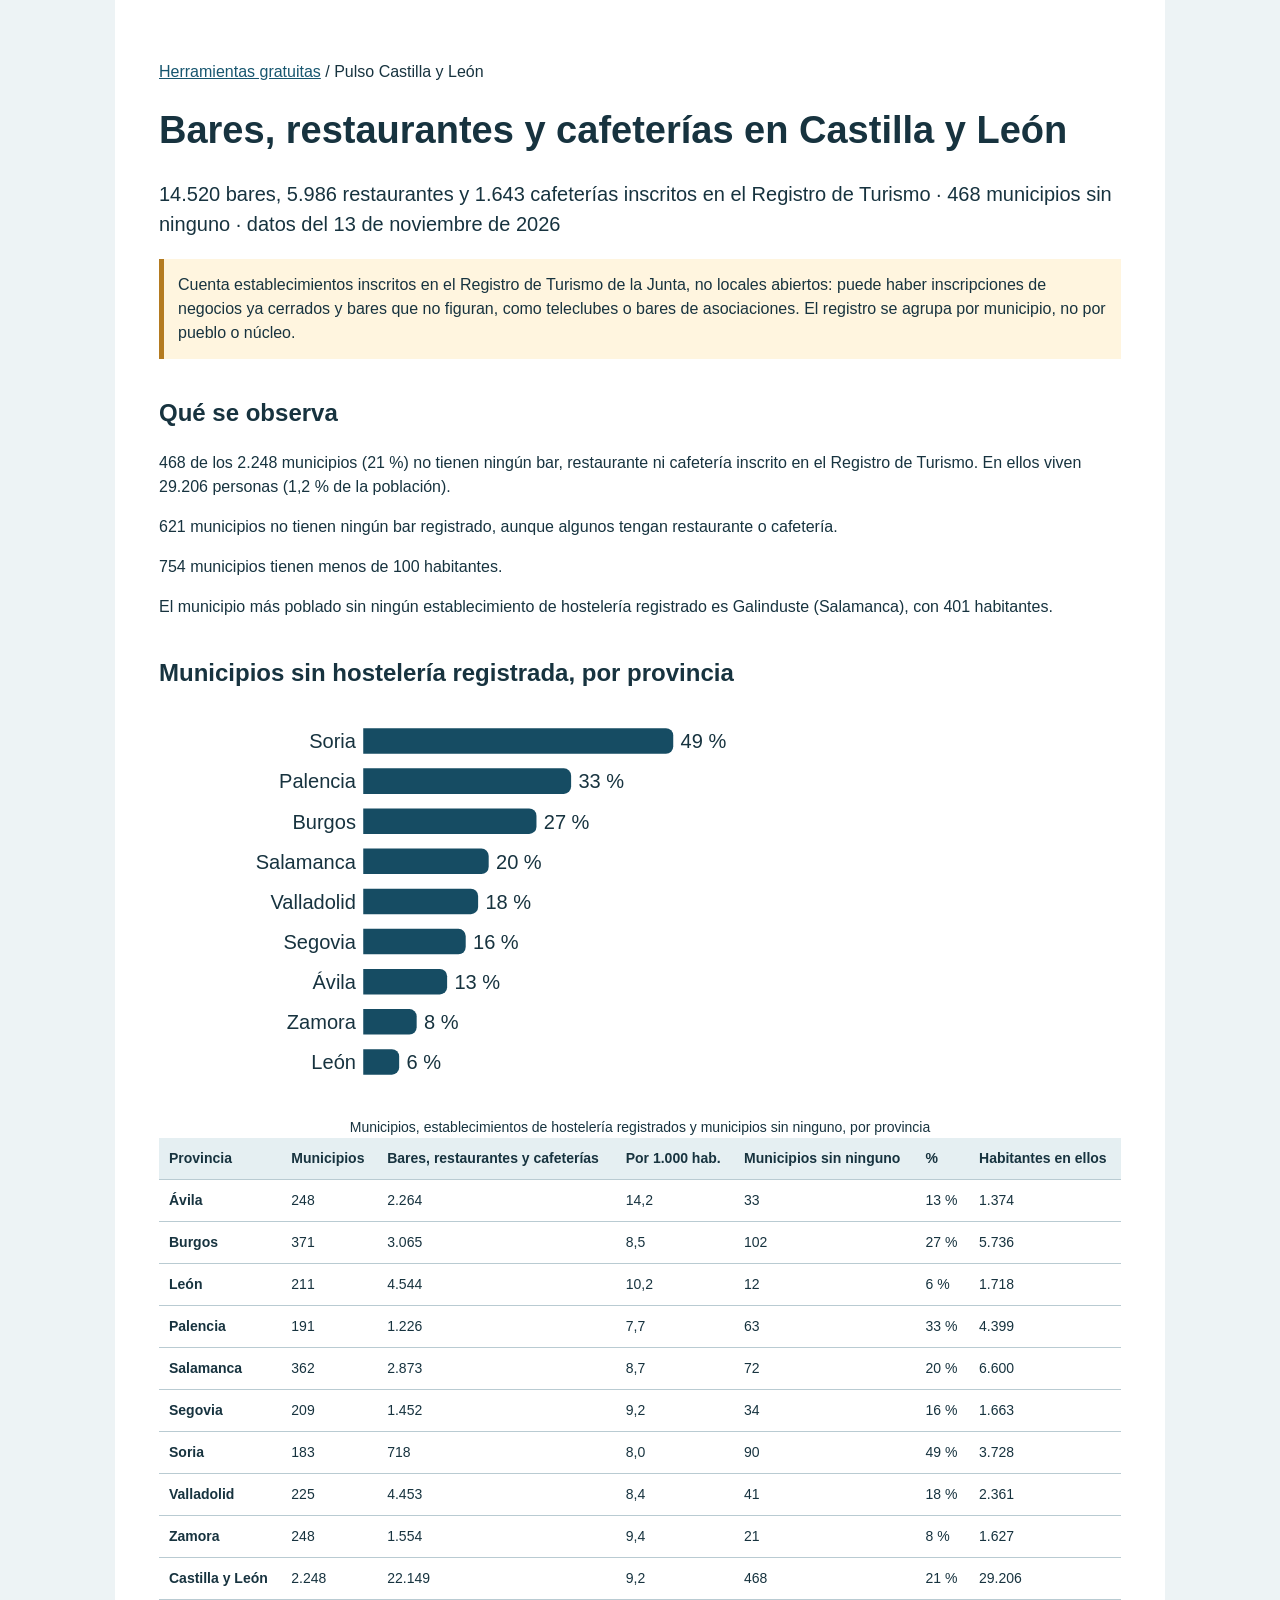
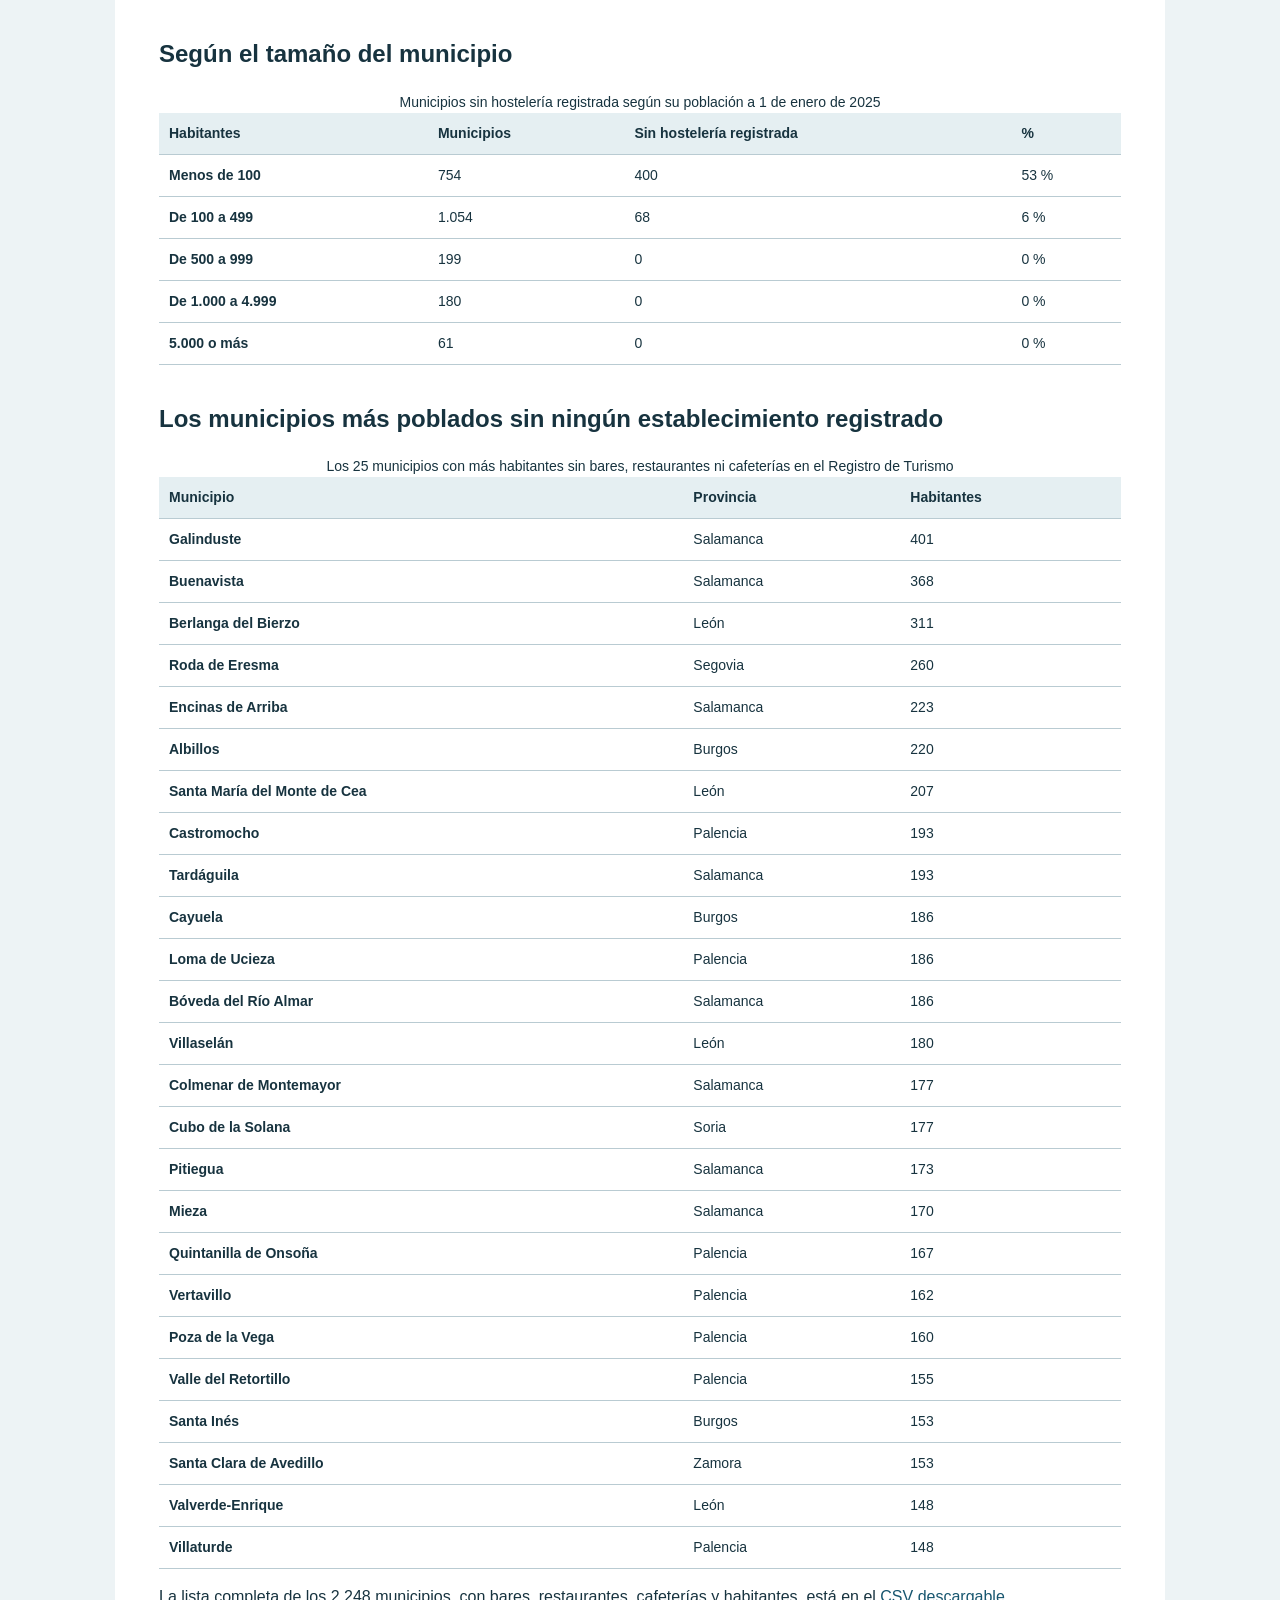
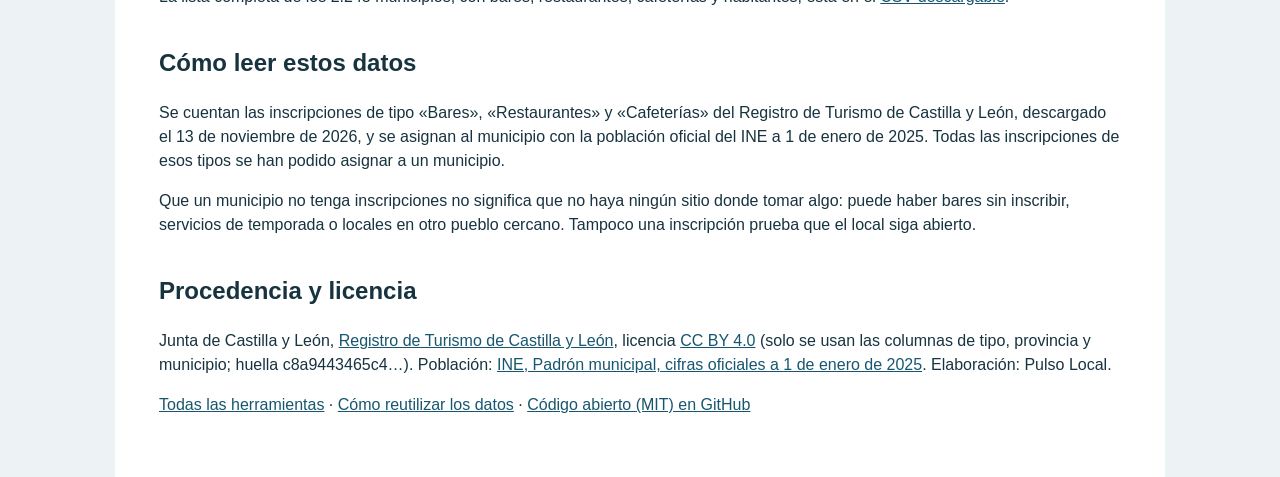
<file: sites/paniset-github-io/site/pulso-castilla-y-leon/index.html>
<!doctype html><html lang="es"><head><meta charset="utf-8"><meta http-equiv="Content-Security-Policy" content="default-src &#x27;none&#x27;; script-src &#x27;self&#x27;; style-src &#x27;self&#x27;; img-src &#x27;self&#x27; data:; font-src &#x27;self&#x27;; connect-src &#x27;self&#x27;; manifest-src &#x27;self&#x27;; object-src &#x27;none&#x27;; base-uri &#x27;none&#x27;; form-action &#x27;none&#x27;; frame-src &#x27;none&#x27;; worker-src &#x27;none&#x27;"><meta name="referrer" content="no-referrer"><meta name="robots" content="index,follow"><link rel="canonical" href="https://paniset.github.io/pulso-castilla-y-leon/"><meta property="og:type" content="website"><meta property="og:locale" content="es_ES"><meta name="twitter:card" content="summary"><meta property="og:title" content="Bares, restaurantes y cafeterías en Castilla y León: municipios sin hostelería registrada | Pulso Castilla y León"><meta name="twitter:title" content="Bares, restaurantes y cafeterías en Castilla y León: municipios sin hostelería registrada | Pulso Castilla y León"><meta property="og:description" content="14.520 bares, 5.986 restaurantes y 1.643 cafeterías registrados en Castilla y León, por provincia y municipio, y 468 municipios sin ninguno. Datos abiertos de la Junta y padrón del INE."><meta name="twitter:description" content="14.520 bares, 5.986 restaurantes y 1.643 cafeterías registrados en Castilla y León, por provincia y municipio, y 468 municipios sin ninguno. Datos abiertos de la Junta y padrón del INE."><meta property="og:url" content="https://paniset.github.io/pulso-castilla-y-leon/"><meta name="viewport" content="width=device-width,initial-scale=1">
<title>Bares, restaurantes y cafeterías en Castilla y León: municipios sin hostelería registrada | Pulso Castilla y León</title><meta name="description" content="14.520 bares, 5.986 restaurantes y 1.643 cafeterías registrados en Castilla y León, por provincia y municipio, y 468 municipios sin ninguno. Datos abiertos de la Junta y padrón del INE."><link rel="stylesheet" href="style.css"><link rel="icon" href="data:,">
<script type="application/ld+json">{"@context":"https://schema.org","@type":"Dataset","name":"Hostelería registrada por municipio en Castilla y León","description":"14.520 bares, 5.986 restaurantes y 1.643 cafeterías registrados en Castilla y León, por provincia y municipio, y 468 municipios sin ninguno. Datos abiertos de la Junta y padrón del INE.","url":"https://paniset.github.io/pulso-castilla-y-leon/","license":"https://creativecommons.org/licenses/by/4.0/deed.es","isBasedOn":["https://analisis.datosabiertos.jcyl.es/explore/dataset/registro-de-turismo-de-castilla-y-leon/","https://www.ine.es/dynt3/inebase/es/index.htm?padre=517"],"spatialCoverage":"Castilla y León","dateModified":"2026-11-13","creator":{"@type":"Organization","name":"Pulso Local","url":"https://paniset.github.io/"},"distribution":{"@type":"DataDownload","encodingFormat":"text/csv","contentUrl":"https://paniset.github.io/pulso-castilla-y-leon/hosteleria-municipios-castilla-y-leon.csv"}}</script></head><body><main><header><nav aria-label="Ruta"><p><a href="../">Herramientas gratuitas</a> / Pulso Castilla y León</p></nav>
<h1>Bares, restaurantes y cafeterías en Castilla y León</h1>
<p class="lead">14.520 bares, 5.986 restaurantes y 1.643 cafeterías inscritos en el Registro de Turismo · 468 municipios sin ninguno · datos del 13 de noviembre de 2026</p></header>
<p class="notice">Cuenta establecimientos inscritos en el Registro de Turismo de la Junta, no locales abiertos: puede haber inscripciones de negocios ya cerrados y bares que no figuran, como teleclubes o bares de asociaciones. El registro se agrupa por municipio, no por pueblo o núcleo.</p>
<h2>Qué se observa</h2><p>468 de los 2.248 municipios (21 %) no tienen ningún bar, restaurante ni cafetería inscrito en el Registro de Turismo. En ellos viven 29.206 personas (1,2 % de la población).</p><p>621 municipios no tienen ningún bar registrado, aunque algunos tengan restaurante o cafetería.</p><p>754 municipios tienen menos de 100 habitantes.</p><p>El municipio más poblado sin ningún establecimiento de hostelería registrado es Galinduste (Salamanca), con 401 habitantes.</p>
<h2>Municipios sin hostelería registrada, por provincia</h2>
<svg class="bars" viewBox="0 0 340 214" role="img" aria-labelledby="sin-t sin-d"><title id="sin-t">Porcentaje de municipios sin ningún bar, restaurante ni cafetería registrados, por provincia</title><desc id="sin-d">La tabla siguiente tiene todos los valores.</desc><g><title>Soria: 49 %</title><text class="bar-label" x="108" y="21">Soria</text><path class="bar" d="M112,10 h166.0 a4,4 0 0 1 4,4 v6 a4,4 0 0 1 -4,4 h-166.0 z"/><text class="bar-value" x="286.0" y="21">49 %</text></g><g><title>Palencia: 33 %</title><text class="bar-label" x="108" y="43">Palencia</text><path class="bar" d="M112,32 h110.0 a4,4 0 0 1 4,4 v6 a4,4 0 0 1 -4,4 h-110.0 z"/><text class="bar-value" x="230.0" y="43">33 %</text></g><g><title>Burgos: 27 %</title><text class="bar-label" x="108" y="65">Burgos</text><path class="bar" d="M112,54 h91.0 a4,4 0 0 1 4,4 v6 a4,4 0 0 1 -4,4 h-91.0 z"/><text class="bar-value" x="211.0" y="65">27 %</text></g><g><title>Salamanca: 20 %</title><text class="bar-label" x="108" y="87">Salamanca</text><path class="bar" d="M112,76 h64.8 a4,4 0 0 1 4,4 v6 a4,4 0 0 1 -4,4 h-64.8 z"/><text class="bar-value" x="184.8" y="87">20 %</text></g><g><title>Valladolid: 18 %</title><text class="bar-label" x="108" y="109">Valladolid</text><path class="bar" d="M112,98 h59.0 a4,4 0 0 1 4,4 v6 a4,4 0 0 1 -4,4 h-59.0 z"/><text class="bar-value" x="179.0" y="109">18 %</text></g><g><title>Segovia: 16 %</title><text class="bar-label" x="108" y="131">Segovia</text><path class="bar" d="M112,120 h52.2 a4,4 0 0 1 4,4 v6 a4,4 0 0 1 -4,4 h-52.2 z"/><text class="bar-value" x="172.2" y="131">16 %</text></g><g><title>Ávila: 13 %</title><text class="bar-label" x="108" y="153">Ávila</text><path class="bar" d="M112,142 h42.0 a4,4 0 0 1 4,4 v6 a4,4 0 0 1 -4,4 h-42.0 z"/><text class="bar-value" x="162.0" y="153">13 %</text></g><g><title>Zamora: 8 %</title><text class="bar-label" x="108" y="175">Zamora</text><path class="bar" d="M112,164 h25.3 a4,4 0 0 1 4,4 v6 a4,4 0 0 1 -4,4 h-25.3 z"/><text class="bar-value" x="145.3" y="175">8 %</text></g><g><title>León: 6 %</title><text class="bar-label" x="108" y="197">León</text><path class="bar" d="M112,186 h15.7 a4,4 0 0 1 4,4 v6 a4,4 0 0 1 -4,4 h-15.7 z"/><text class="bar-value" x="135.7" y="197">6 %</text></g></svg>
<div class="table-wrap"><table><caption>Municipios, establecimientos de hostelería registrados y municipios sin ninguno, por provincia</caption>
<thead><tr><th scope="col">Provincia</th><th scope="col">Municipios</th><th scope="col">Bares, restaurantes y cafeterías</th><th scope="col">Por 1.000 hab.</th><th scope="col">Municipios sin ninguno</th><th scope="col">%</th><th scope="col">Habitantes en ellos</th></tr></thead>
<tbody><tr><th scope="row">Ávila</th><td>248</td><td>2.264</td><td>14,2</td><td>33</td><td>13 %</td><td>1.374</td></tr><tr><th scope="row">Burgos</th><td>371</td><td>3.065</td><td>8,5</td><td>102</td><td>27 %</td><td>5.736</td></tr><tr><th scope="row">León</th><td>211</td><td>4.544</td><td>10,2</td><td>12</td><td>6 %</td><td>1.718</td></tr><tr><th scope="row">Palencia</th><td>191</td><td>1.226</td><td>7,7</td><td>63</td><td>33 %</td><td>4.399</td></tr><tr><th scope="row">Salamanca</th><td>362</td><td>2.873</td><td>8,7</td><td>72</td><td>20 %</td><td>6.600</td></tr><tr><th scope="row">Segovia</th><td>209</td><td>1.452</td><td>9,2</td><td>34</td><td>16 %</td><td>1.663</td></tr><tr><th scope="row">Soria</th><td>183</td><td>718</td><td>8,0</td><td>90</td><td>49 %</td><td>3.728</td></tr><tr><th scope="row">Valladolid</th><td>225</td><td>4.453</td><td>8,4</td><td>41</td><td>18 %</td><td>2.361</td></tr><tr><th scope="row">Zamora</th><td>248</td><td>1.554</td><td>9,4</td><td>21</td><td>8 %</td><td>1.627</td></tr></tbody><tfoot><tr><th scope="row">Castilla y León</th><td>2.248</td><td>22.149</td><td>9,2</td><td>468</td><td>21 %</td><td>29.206</td></tr></tfoot></table></div>
<h2>Según el tamaño del municipio</h2>
<div class="table-wrap"><table><caption>Municipios sin hostelería registrada según su población a 1 de enero de 2025</caption>
<thead><tr><th scope="col">Habitantes</th><th scope="col">Municipios</th><th scope="col">Sin hostelería registrada</th><th scope="col">%</th></tr></thead>
<tbody><tr><th scope="row">Menos de 100</th><td>754</td><td>400</td><td>53 %</td></tr><tr><th scope="row">De 100 a 499</th><td>1.054</td><td>68</td><td>6 %</td></tr><tr><th scope="row">De 500 a 999</th><td>199</td><td>0</td><td>0 %</td></tr><tr><th scope="row">De 1.000 a 4.999</th><td>180</td><td>0</td><td>0 %</td></tr><tr><th scope="row">5.000 o más</th><td>61</td><td>0</td><td>0 %</td></tr></tbody></table></div>
<h2>Los municipios más poblados sin ningún establecimiento registrado</h2>
<div class="table-wrap"><table><caption>Los 25 municipios con más habitantes sin bares, restaurantes ni cafeterías en el Registro de Turismo</caption>
<thead><tr><th scope="col">Municipio</th><th scope="col">Provincia</th><th scope="col">Habitantes</th></tr></thead><tbody><tr><th scope="row">Galinduste</th><td>Salamanca</td><td>401</td></tr><tr><th scope="row">Buenavista</th><td>Salamanca</td><td>368</td></tr><tr><th scope="row">Berlanga del Bierzo</th><td>León</td><td>311</td></tr><tr><th scope="row">Roda de Eresma</th><td>Segovia</td><td>260</td></tr><tr><th scope="row">Encinas de Arriba</th><td>Salamanca</td><td>223</td></tr><tr><th scope="row">Albillos</th><td>Burgos</td><td>220</td></tr><tr><th scope="row">Santa María del Monte de Cea</th><td>León</td><td>207</td></tr><tr><th scope="row">Castromocho</th><td>Palencia</td><td>193</td></tr><tr><th scope="row">Tardáguila</th><td>Salamanca</td><td>193</td></tr><tr><th scope="row">Cayuela</th><td>Burgos</td><td>186</td></tr><tr><th scope="row">Loma de Ucieza</th><td>Palencia</td><td>186</td></tr><tr><th scope="row">Bóveda del Río Almar</th><td>Salamanca</td><td>186</td></tr><tr><th scope="row">Villaselán</th><td>León</td><td>180</td></tr><tr><th scope="row">Colmenar de Montemayor</th><td>Salamanca</td><td>177</td></tr><tr><th scope="row">Cubo de la Solana</th><td>Soria</td><td>177</td></tr><tr><th scope="row">Pitiegua</th><td>Salamanca</td><td>173</td></tr><tr><th scope="row">Mieza</th><td>Salamanca</td><td>170</td></tr><tr><th scope="row">Quintanilla de Onsoña</th><td>Palencia</td><td>167</td></tr><tr><th scope="row">Vertavillo</th><td>Palencia</td><td>162</td></tr><tr><th scope="row">Poza de la Vega</th><td>Palencia</td><td>160</td></tr><tr><th scope="row">Valle del Retortillo</th><td>Palencia</td><td>155</td></tr><tr><th scope="row">Santa Inés</th><td>Burgos</td><td>153</td></tr><tr><th scope="row">Santa Clara de Avedillo</th><td>Zamora</td><td>153</td></tr><tr><th scope="row">Valverde-Enrique</th><td>León</td><td>148</td></tr><tr><th scope="row">Villaturde</th><td>Palencia</td><td>148</td></tr></tbody></table></div>
<p>La lista completa de los 2.248 municipios, con bares, restaurantes, cafeterías y habitantes, está en el <a href="hosteleria-municipios-castilla-y-leon.csv">CSV descargable</a>.</p>
<h2>Cómo leer estos datos</h2>
<p>Se cuentan las inscripciones de tipo «Bares», «Restaurantes» y «Cafeterías» del Registro de Turismo de Castilla y León, descargado el 13 de noviembre de 2026, y se asignan al municipio con la población oficial del INE a 1 de enero de 2025. Todas las inscripciones de esos tipos se han podido asignar a un municipio.</p>
<p>Que un municipio no tenga inscripciones no significa que no haya ningún sitio donde tomar algo: puede haber bares sin inscribir, servicios de temporada o locales en otro pueblo cercano. Tampoco una inscripción prueba que el local siga abierto.</p>
<h2>Procedencia y licencia</h2><p>Junta de Castilla y León, <a href="https://analisis.datosabiertos.jcyl.es/explore/dataset/registro-de-turismo-de-castilla-y-leon/">Registro de Turismo de Castilla y León</a>, licencia <a href="https://creativecommons.org/licenses/by/4.0/deed.es">CC BY 4.0</a> (solo se usan las columnas de tipo, provincia y municipio; huella c8a9443465c4…). Población: <a href="https://www.ine.es/dynt3/inebase/es/index.htm?padre=517">INE, Padrón municipal, cifras oficiales a 1 de enero de 2025</a>. Elaboración: Pulso Local.</p>
<footer><p><a href="../">Todas las herramientas</a> · <a href="../pulso-valencia/reutilizar-datos">Cómo reutilizar los datos</a> · <a href="https://github.com/paniset/pulso-datos-abiertos">Código abierto (MIT) en GitHub</a></p></footer></main></body></html>
</file>
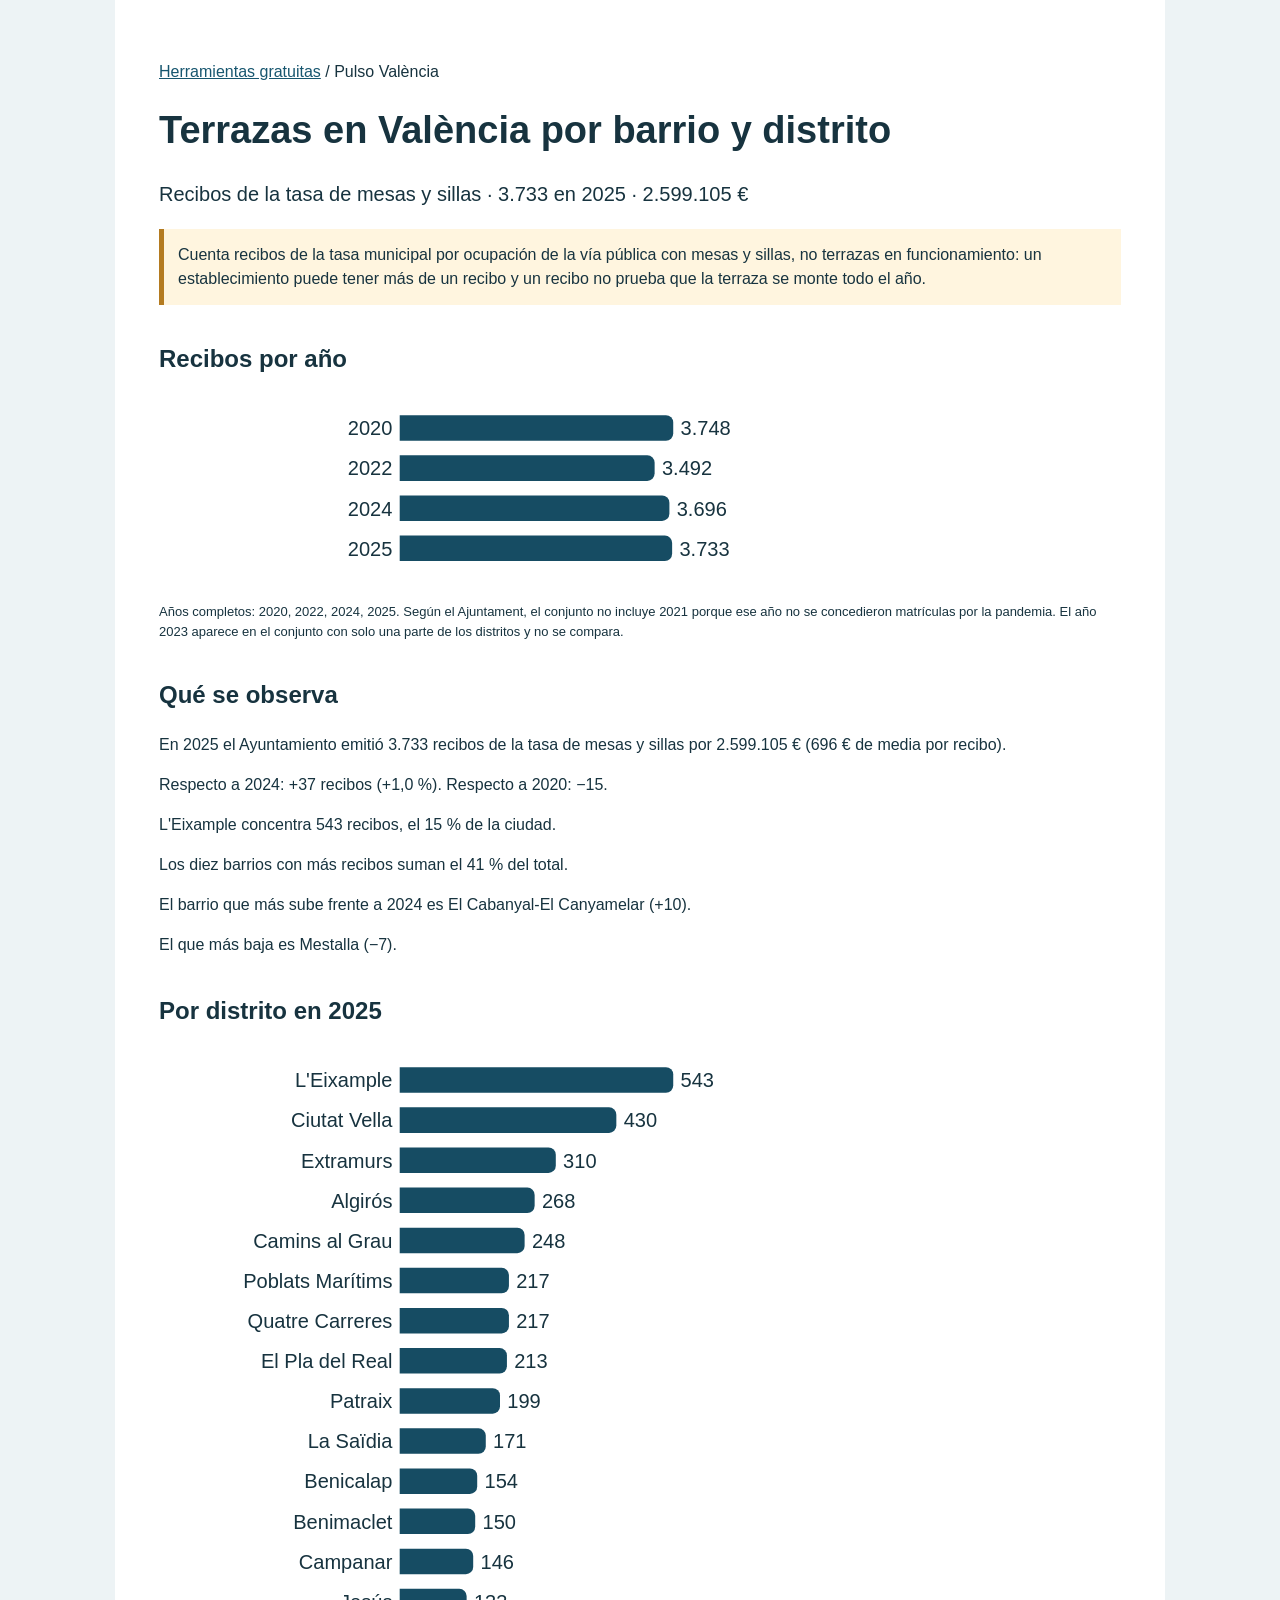
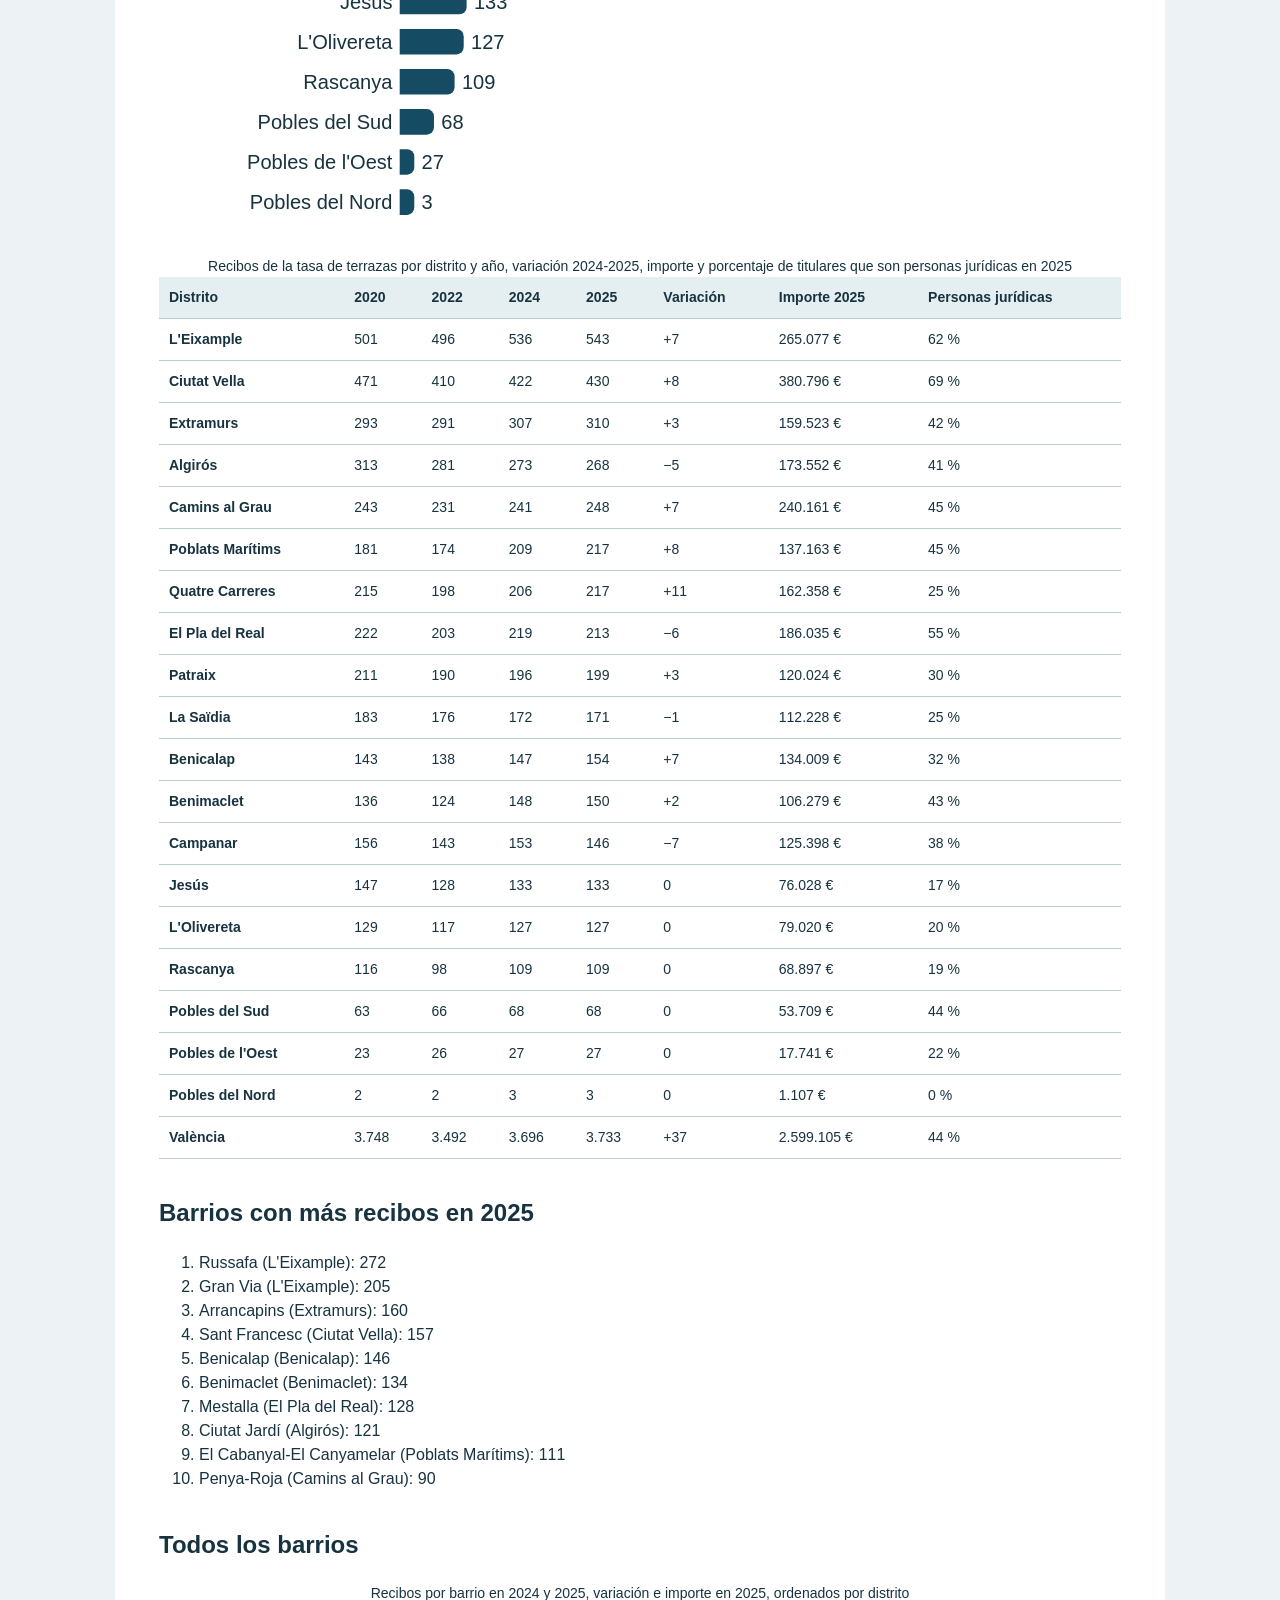
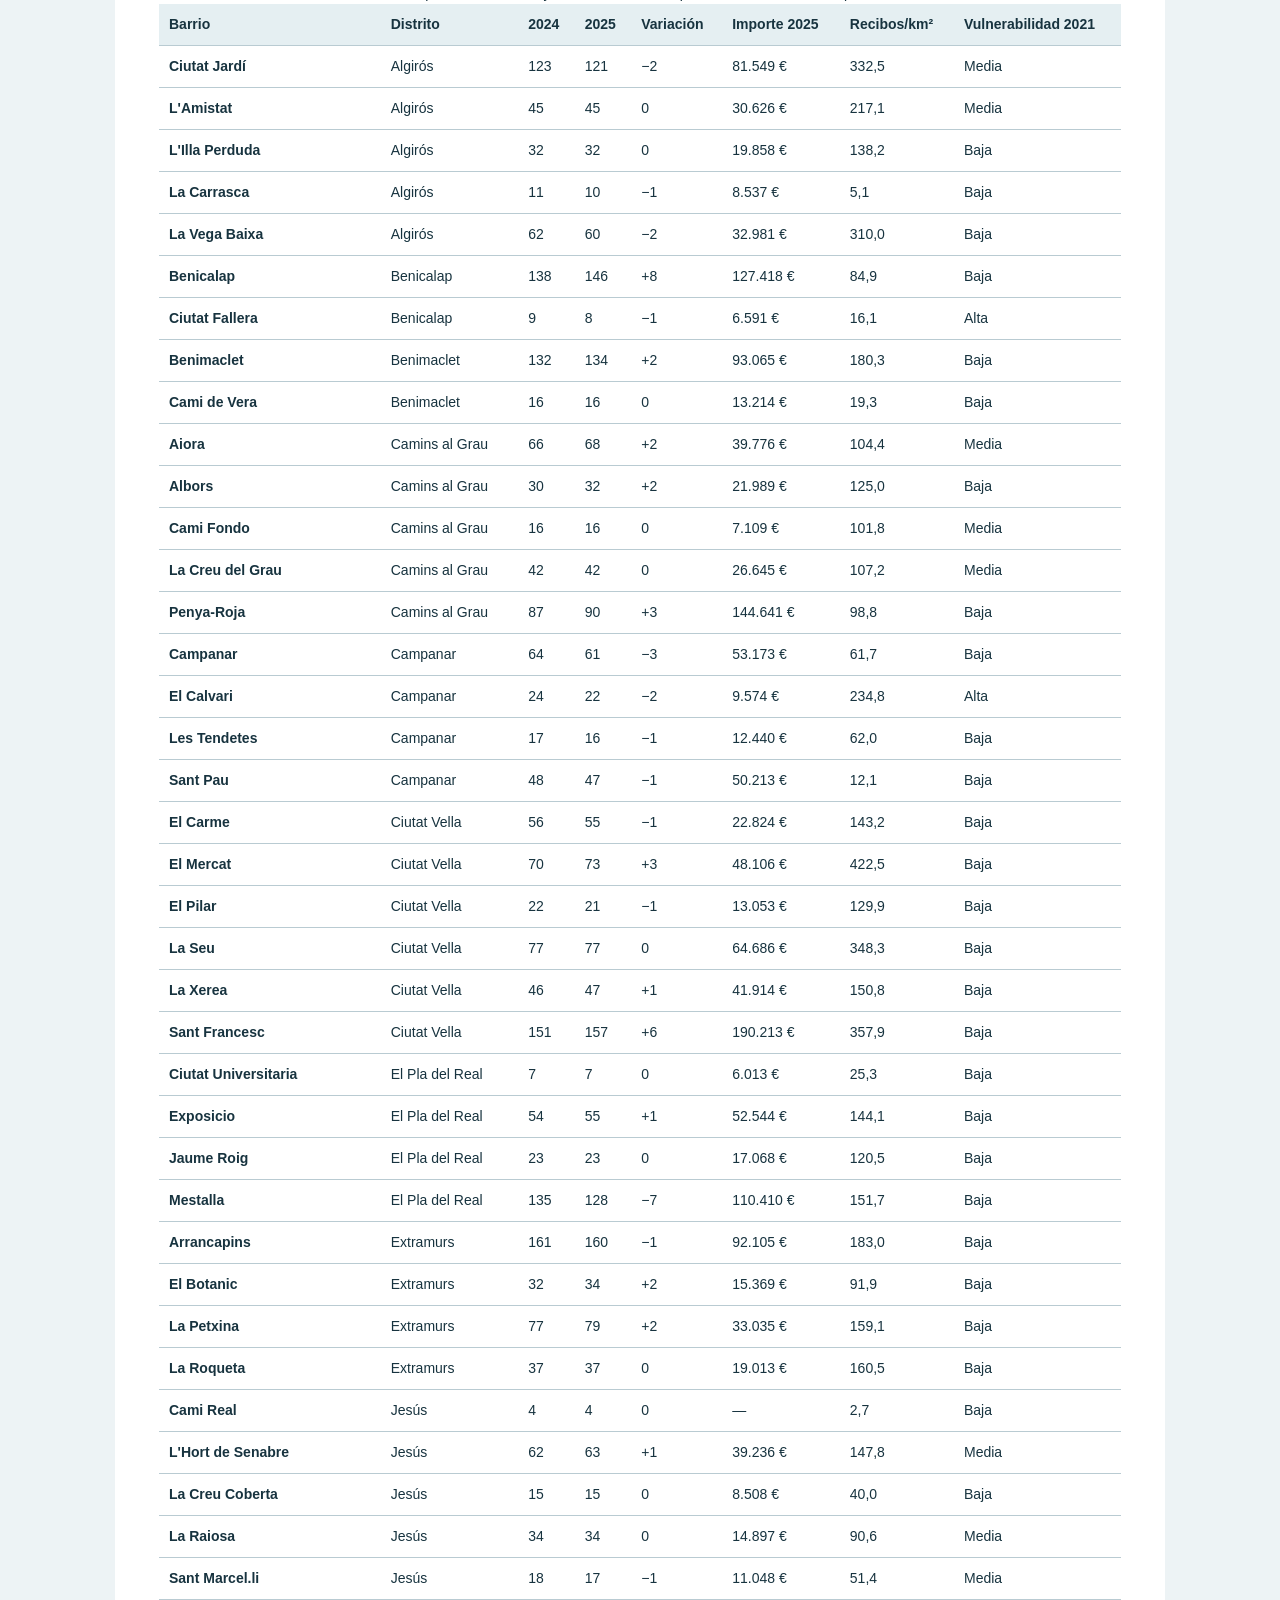
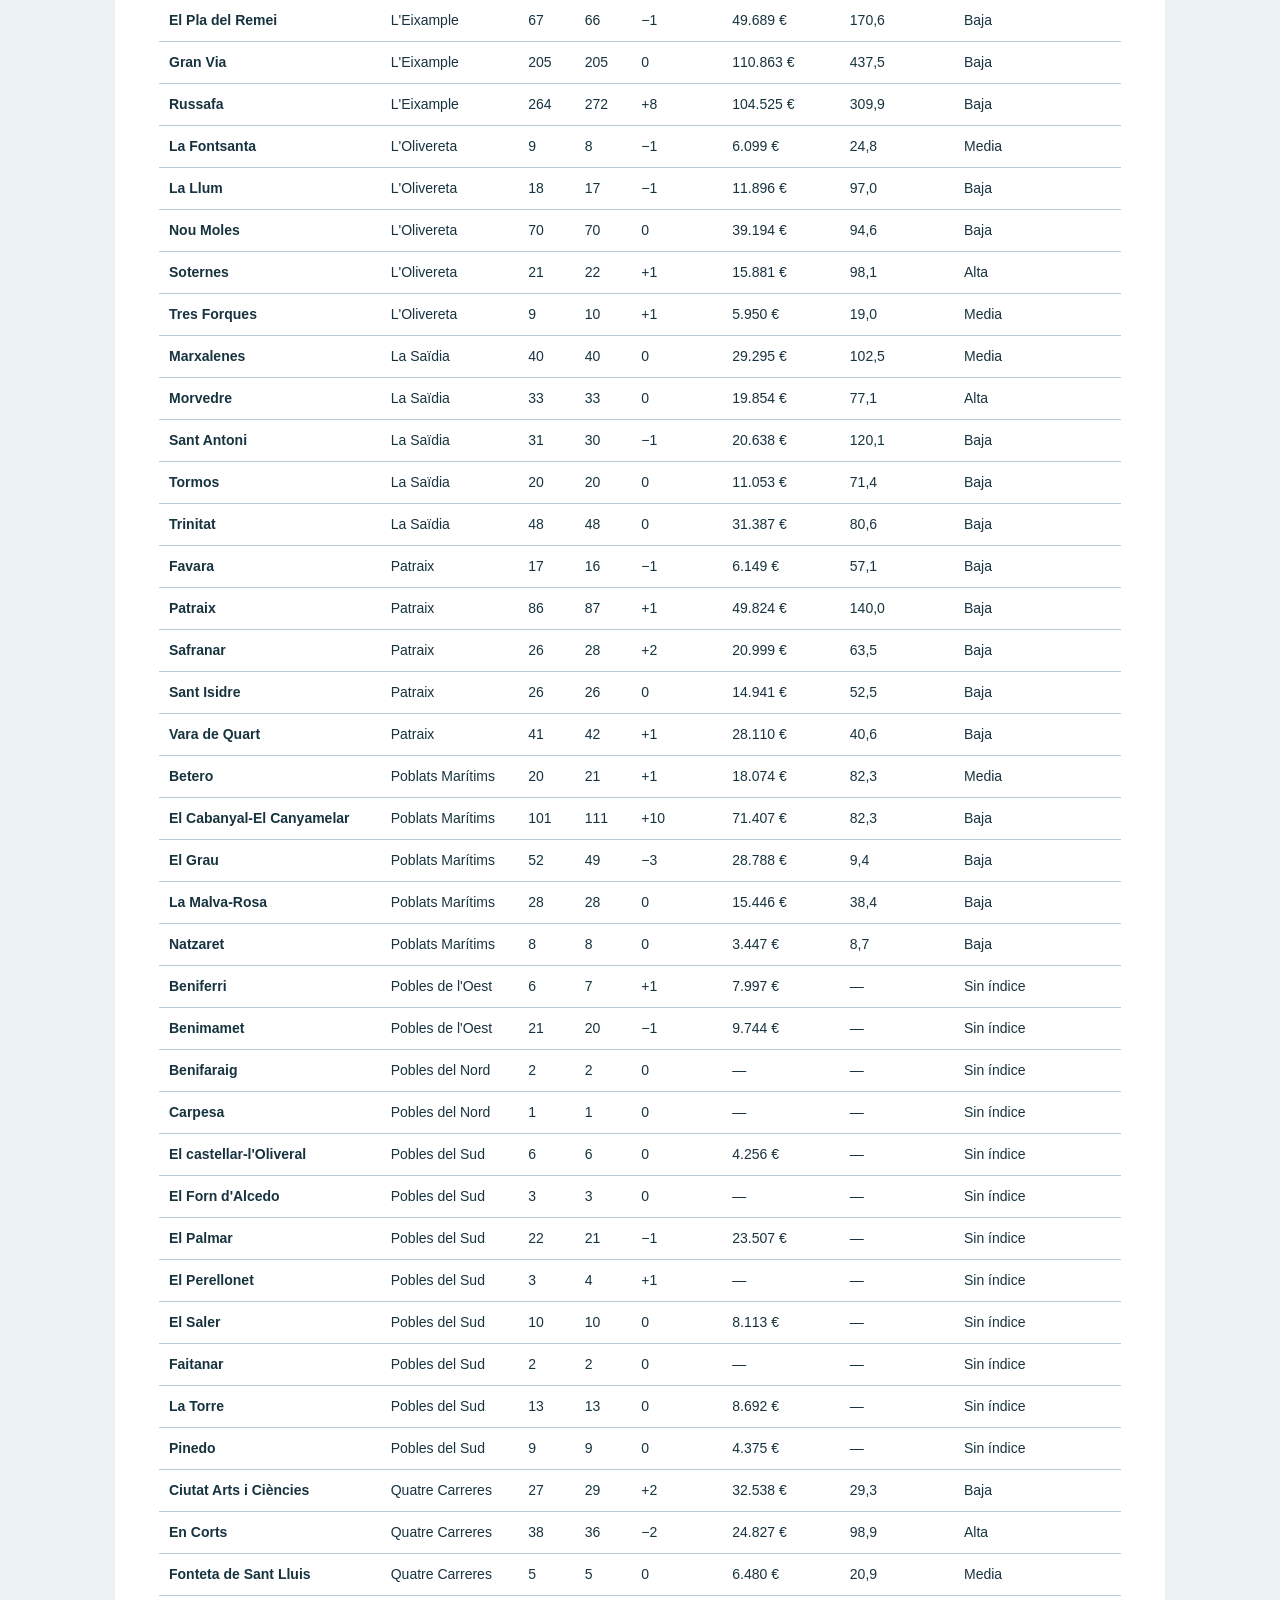
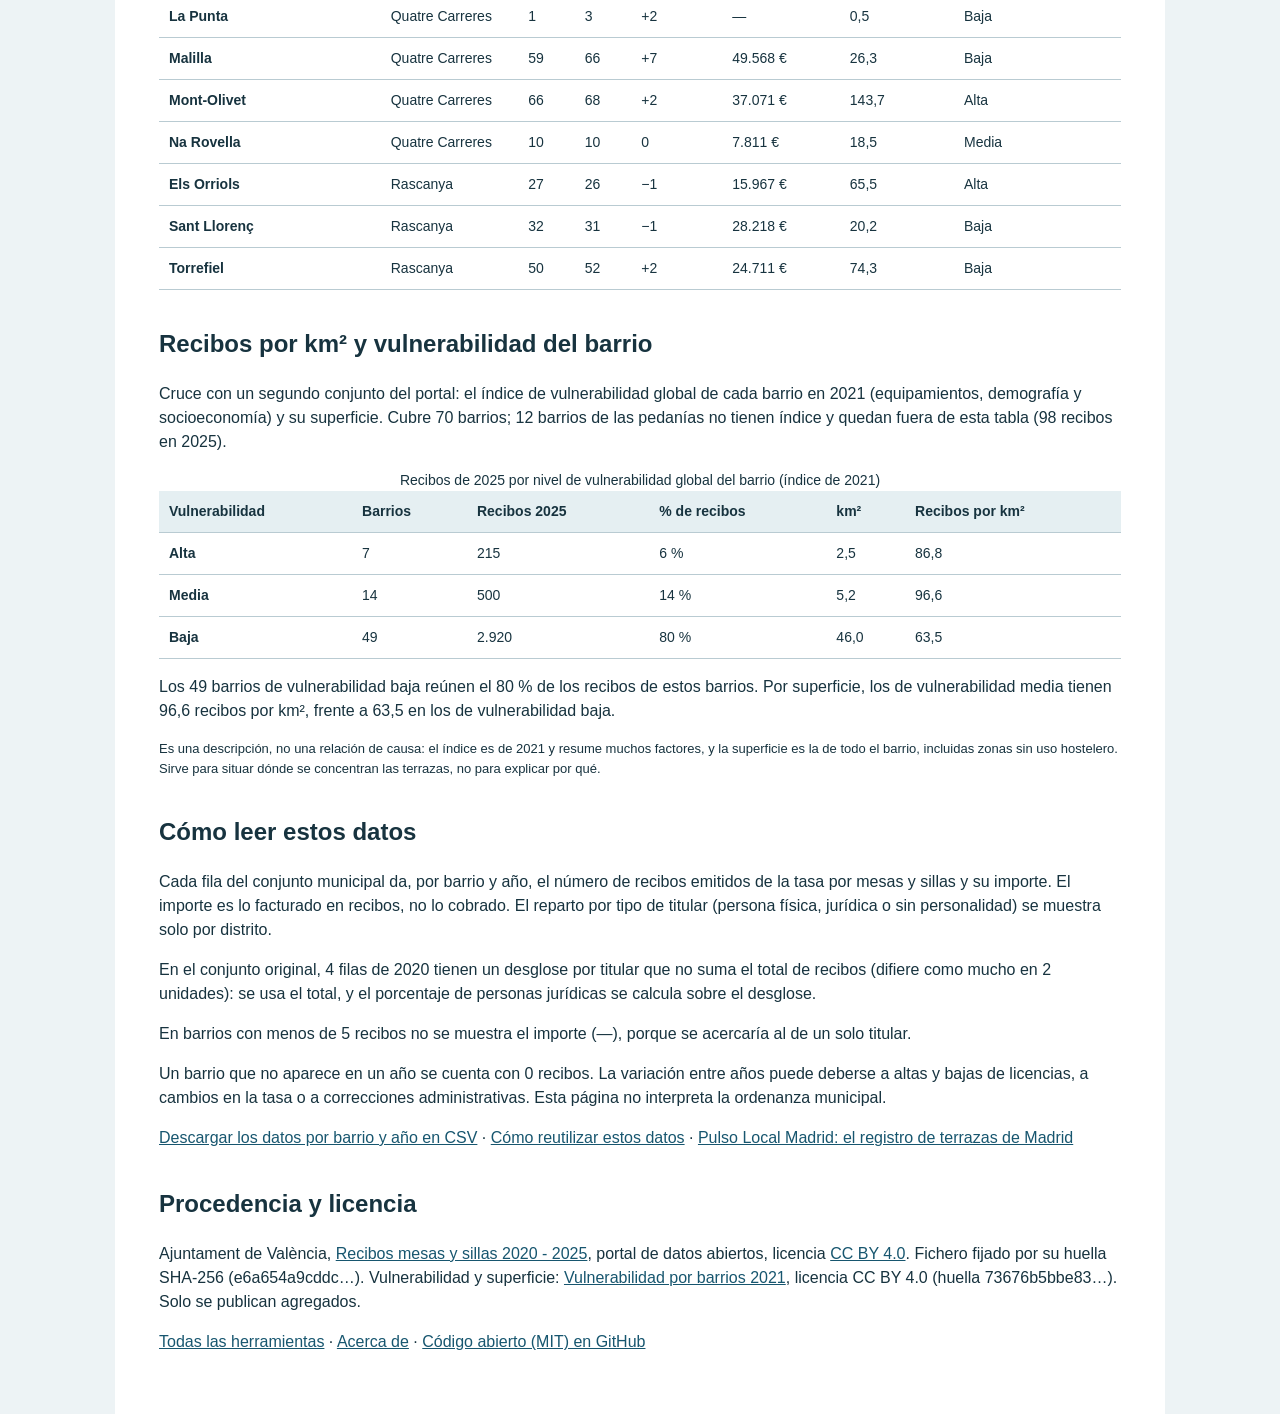
<file: sites/paniset-github-io/site/pulso-valencia/index.html>
<!doctype html><html lang="es"><head><meta charset="utf-8"><meta http-equiv="Content-Security-Policy" content="default-src &#x27;none&#x27;; script-src &#x27;self&#x27;; style-src &#x27;self&#x27;; img-src &#x27;self&#x27; data:; font-src &#x27;self&#x27;; connect-src &#x27;self&#x27;; manifest-src &#x27;self&#x27;; object-src &#x27;none&#x27;; base-uri &#x27;none&#x27;; form-action &#x27;none&#x27;; frame-src &#x27;none&#x27;; worker-src &#x27;none&#x27;"><meta name="referrer" content="no-referrer"><meta name="robots" content="index,follow"><link rel="canonical" href="https://paniset.github.io/pulso-valencia/"><meta property="og:type" content="website"><meta property="og:locale" content="es_ES"><meta name="twitter:card" content="summary"><meta property="og:title" content="Terrazas en València por barrio y distrito: recibos de la tasa 2020-2025 | Pulso València"><meta name="twitter:title" content="Terrazas en València por barrio y distrito: recibos de la tasa 2020-2025 | Pulso València"><meta property="og:description" content="Recibos de la tasa de mesas y sillas (terrazas) en València por distrito y barrio: 3.733 en 2025, 2.599.105 €, su evolución desde 2020 y los recibos por km² según la vulnerabilidad del barrio. Datos abiertos del Ajuntament de València."><meta name="twitter:description" content="Recibos de la tasa de mesas y sillas (terrazas) en València por distrito y barrio: 3.733 en 2025, 2.599.105 €, su evolución desde 2020 y los recibos por km² según la vulnerabilidad del barrio. Datos abiertos del Ajuntament de València."><meta property="og:url" content="https://paniset.github.io/pulso-valencia/"><meta name="viewport" content="width=device-width,initial-scale=1">
<title>Terrazas en València por barrio y distrito: recibos de la tasa 2020-2025 | Pulso València</title><meta name="description" content="Recibos de la tasa de mesas y sillas (terrazas) en València por distrito y barrio: 3.733 en 2025, 2.599.105 €, su evolución desde 2020 y los recibos por km² según la vulnerabilidad del barrio. Datos abiertos del Ajuntament de València."><link rel="stylesheet" href="style.css"><link rel="icon" href="data:,">
<script type="application/ld+json">{"@context":"https://schema.org","@type":"Dataset","name":"Recibos de la tasa de terrazas en València por barrio (2020-2025)","description":"Recibos de la tasa de mesas y sillas (terrazas) en València por distrito y barrio: 3.733 en 2025, 2.599.105 €, su evolución desde 2020 y los recibos por km² según la vulnerabilidad del barrio. Datos abiertos del Ajuntament de València.","url":"https://paniset.github.io/pulso-valencia/","license":"https://creativecommons.org/licenses/by/4.0/deed.es","isBasedOn":["https://opendata.vlci.valencia.es/dataset/recibos-mesas-y-sillas-2020-2025","https://opendata.vlci.valencia.es/dataset/vulnerabilidad-por-barrios"],"temporalCoverage":"2020/2025","spatialCoverage":"València","creator":{"@type":"Organization","name":"Pulso Local","url":"https://paniset.github.io/"},"distribution":{"@type":"DataDownload","encodingFormat":"text/csv","contentUrl":"https://paniset.github.io/pulso-valencia/recibos-terrazas-valencia.csv"}}</script></head><body><main><header><nav aria-label="Ruta"><p><a href="../">Herramientas gratuitas</a> / Pulso València</p></nav>
<h1>Terrazas en València por barrio y distrito</h1>
<p class="lead">Recibos de la tasa de mesas y sillas · 3.733 en 2025 · 2.599.105 €</p></header>
<p class="notice">Cuenta recibos de la tasa municipal por ocupación de la vía pública con mesas y sillas, no terrazas en funcionamiento: un establecimiento puede tener más de un recibo y un recibo no prueba que la terraza se monte todo el año.</p>
<h2>Recibos por año</h2><svg class="bars" viewBox="0 0 340 104" role="img" aria-labelledby="anios-t anios-d"><title id="anios-t">Recibos de la tasa de terrazas por año</title><desc id="anios-d">De 3.748 en 2020 a 3.733 en 2025. Solo años completos.</desc><g><title>2020: 3.748</title><text class="bar-label" x="128" y="21">2020</text><path class="bar" d="M132,10 h146.0 a4,4 0 0 1 4,4 v6 a4,4 0 0 1 -4,4 h-146.0 z"/><text class="bar-value" x="286.0" y="21">3.748</text></g><g><title>2022: 3.492</title><text class="bar-label" x="128" y="43">2022</text><path class="bar" d="M132,32 h135.8 a4,4 0 0 1 4,4 v6 a4,4 0 0 1 -4,4 h-135.8 z"/><text class="bar-value" x="275.8" y="43">3.492</text></g><g><title>2024: 3.696</title><text class="bar-label" x="128" y="65">2024</text><path class="bar" d="M132,54 h143.9 a4,4 0 0 1 4,4 v6 a4,4 0 0 1 -4,4 h-143.9 z"/><text class="bar-value" x="283.9" y="65">3.696</text></g><g><title>2025: 3.733</title><text class="bar-label" x="128" y="87">2025</text><path class="bar" d="M132,76 h145.4 a4,4 0 0 1 4,4 v6 a4,4 0 0 1 -4,4 h-145.4 z"/><text class="bar-value" x="285.4" y="87">3.733</text></g></svg>
<p class="small">Años completos: 2020, 2022, 2024, 2025. Según el Ajuntament, el conjunto no incluye 2021 porque ese año no se concedieron matrículas por la pandemia. El año 2023 aparece en el conjunto con solo una parte de los distritos y no se compara.</p>
<h2>Qué se observa</h2><p>En 2025 el Ayuntamiento emitió 3.733 recibos de la tasa de mesas y sillas por 2.599.105 € (696 € de media por recibo).</p><p>Respecto a 2024: +37 recibos (+1,0 %). Respecto a 2020: −15.</p><p>L&#x27;Eixample concentra 543 recibos, el 15 % de la ciudad.</p><p>Los diez barrios con más recibos suman el 41 % del total.</p><p>El barrio que más sube frente a 2024 es El Cabanyal-El Canyamelar (+10).</p><p>El que más baja es Mestalla (−7).</p>
<h2>Por distrito en 2025</h2><svg class="bars" viewBox="0 0 340 434" role="img" aria-labelledby="dist-t dist-d"><title id="dist-t">Recibos de la tasa de terrazas por distrito en 2025</title><desc id="dist-d">De L&#x27;Eixample (543) a Pobles del Nord (3). La tabla siguiente tiene todos los valores.</desc><g><title>L&#x27;Eixample: 543</title><text class="bar-label" x="128" y="21">L&#x27;Eixample</text><path class="bar" d="M132,10 h146.0 a4,4 0 0 1 4,4 v6 a4,4 0 0 1 -4,4 h-146.0 z"/><text class="bar-value" x="286.0" y="21">543</text></g><g><title>Ciutat Vella: 430</title><text class="bar-label" x="128" y="43">Ciutat Vella</text><path class="bar" d="M132,32 h114.8 a4,4 0 0 1 4,4 v6 a4,4 0 0 1 -4,4 h-114.8 z"/><text class="bar-value" x="254.8" y="43">430</text></g><g><title>Extramurs: 310</title><text class="bar-label" x="128" y="65">Extramurs</text><path class="bar" d="M132,54 h81.6 a4,4 0 0 1 4,4 v6 a4,4 0 0 1 -4,4 h-81.6 z"/><text class="bar-value" x="221.6" y="65">310</text></g><g><title>Algirós: 268</title><text class="bar-label" x="128" y="87">Algirós</text><path class="bar" d="M132,76 h70.0 a4,4 0 0 1 4,4 v6 a4,4 0 0 1 -4,4 h-70.0 z"/><text class="bar-value" x="210.0" y="87">268</text></g><g><title>Camins al Grau: 248</title><text class="bar-label" x="128" y="109">Camins al Grau</text><path class="bar" d="M132,98 h64.5 a4,4 0 0 1 4,4 v6 a4,4 0 0 1 -4,4 h-64.5 z"/><text class="bar-value" x="204.5" y="109">248</text></g><g><title>Poblats Marítims: 217</title><text class="bar-label" x="128" y="131">Poblats Marítims</text><path class="bar" d="M132,120 h55.9 a4,4 0 0 1 4,4 v6 a4,4 0 0 1 -4,4 h-55.9 z"/><text class="bar-value" x="195.9" y="131">217</text></g><g><title>Quatre Carreres: 217</title><text class="bar-label" x="128" y="153">Quatre Carreres</text><path class="bar" d="M132,142 h55.9 a4,4 0 0 1 4,4 v6 a4,4 0 0 1 -4,4 h-55.9 z"/><text class="bar-value" x="195.9" y="153">217</text></g><g><title>El Pla del Real: 213</title><text class="bar-label" x="128" y="175">El Pla del Real</text><path class="bar" d="M132,164 h54.8 a4,4 0 0 1 4,4 v6 a4,4 0 0 1 -4,4 h-54.8 z"/><text class="bar-value" x="194.8" y="175">213</text></g><g><title>Patraix: 199</title><text class="bar-label" x="128" y="197">Patraix</text><path class="bar" d="M132,186 h51.0 a4,4 0 0 1 4,4 v6 a4,4 0 0 1 -4,4 h-51.0 z"/><text class="bar-value" x="191.0" y="197">199</text></g><g><title>La Saïdia: 171</title><text class="bar-label" x="128" y="219">La Saïdia</text><path class="bar" d="M132,208 h43.2 a4,4 0 0 1 4,4 v6 a4,4 0 0 1 -4,4 h-43.2 z"/><text class="bar-value" x="183.2" y="219">171</text></g><g><title>Benicalap: 154</title><text class="bar-label" x="128" y="241">Benicalap</text><path class="bar" d="M132,230 h38.5 a4,4 0 0 1 4,4 v6 a4,4 0 0 1 -4,4 h-38.5 z"/><text class="bar-value" x="178.5" y="241">154</text></g><g><title>Benimaclet: 150</title><text class="bar-label" x="128" y="263">Benimaclet</text><path class="bar" d="M132,252 h37.4 a4,4 0 0 1 4,4 v6 a4,4 0 0 1 -4,4 h-37.4 z"/><text class="bar-value" x="177.4" y="263">150</text></g><g><title>Campanar: 146</title><text class="bar-label" x="128" y="285">Campanar</text><path class="bar" d="M132,274 h36.3 a4,4 0 0 1 4,4 v6 a4,4 0 0 1 -4,4 h-36.3 z"/><text class="bar-value" x="176.3" y="285">146</text></g><g><title>Jesús: 133</title><text class="bar-label" x="128" y="307">Jesús</text><path class="bar" d="M132,296 h32.7 a4,4 0 0 1 4,4 v6 a4,4 0 0 1 -4,4 h-32.7 z"/><text class="bar-value" x="172.7" y="307">133</text></g><g><title>L&#x27;Olivereta: 127</title><text class="bar-label" x="128" y="329">L&#x27;Olivereta</text><path class="bar" d="M132,318 h31.1 a4,4 0 0 1 4,4 v6 a4,4 0 0 1 -4,4 h-31.1 z"/><text class="bar-value" x="171.1" y="329">127</text></g><g><title>Rascanya: 109</title><text class="bar-label" x="128" y="351">Rascanya</text><path class="bar" d="M132,340 h26.1 a4,4 0 0 1 4,4 v6 a4,4 0 0 1 -4,4 h-26.1 z"/><text class="bar-value" x="166.1" y="351">109</text></g><g><title>Pobles del Sud: 68</title><text class="bar-label" x="128" y="373">Pobles del Sud</text><path class="bar" d="M132,362 h14.8 a4,4 0 0 1 4,4 v6 a4,4 0 0 1 -4,4 h-14.8 z"/><text class="bar-value" x="154.8" y="373">68</text></g><g><title>Pobles de l&#x27;Oest: 27</title><text class="bar-label" x="128" y="395">Pobles de l&#x27;Oest</text><path class="bar" d="M132,384 h4.0 a4,4 0 0 1 4,4 v6 a4,4 0 0 1 -4,4 h-4.0 z"/><text class="bar-value" x="144.0" y="395">27</text></g><g><title>Pobles del Nord: 3</title><text class="bar-label" x="128" y="417">Pobles del Nord</text><path class="bar" d="M132,406 h4.0 a4,4 0 0 1 4,4 v6 a4,4 0 0 1 -4,4 h-4.0 z"/><text class="bar-value" x="144.0" y="417">3</text></g></svg>
<div class="table-wrap"><table><caption>Recibos de la tasa de terrazas por distrito y año, variación 2024-2025, importe y porcentaje de titulares que son personas jurídicas en 2025</caption>
<thead><tr><th scope="col">Distrito</th><th scope="col">2020</th><th scope="col">2022</th><th scope="col">2024</th><th scope="col">2025</th><th scope="col">Variación</th><th scope="col">Importe 2025</th><th scope="col">Personas jurídicas</th></tr></thead>
<tbody><tr><th scope="row">L&#x27;Eixample</th><td>501</td><td>496</td><td>536</td><td>543</td><td>+7</td><td>265.077 €</td><td>62 %</td></tr><tr><th scope="row">Ciutat Vella</th><td>471</td><td>410</td><td>422</td><td>430</td><td>+8</td><td>380.796 €</td><td>69 %</td></tr><tr><th scope="row">Extramurs</th><td>293</td><td>291</td><td>307</td><td>310</td><td>+3</td><td>159.523 €</td><td>42 %</td></tr><tr><th scope="row">Algirós</th><td>313</td><td>281</td><td>273</td><td>268</td><td>−5</td><td>173.552 €</td><td>41 %</td></tr><tr><th scope="row">Camins al Grau</th><td>243</td><td>231</td><td>241</td><td>248</td><td>+7</td><td>240.161 €</td><td>45 %</td></tr><tr><th scope="row">Poblats Marítims</th><td>181</td><td>174</td><td>209</td><td>217</td><td>+8</td><td>137.163 €</td><td>45 %</td></tr><tr><th scope="row">Quatre Carreres</th><td>215</td><td>198</td><td>206</td><td>217</td><td>+11</td><td>162.358 €</td><td>25 %</td></tr><tr><th scope="row">El Pla del Real</th><td>222</td><td>203</td><td>219</td><td>213</td><td>−6</td><td>186.035 €</td><td>55 %</td></tr><tr><th scope="row">Patraix</th><td>211</td><td>190</td><td>196</td><td>199</td><td>+3</td><td>120.024 €</td><td>30 %</td></tr><tr><th scope="row">La Saïdia</th><td>183</td><td>176</td><td>172</td><td>171</td><td>−1</td><td>112.228 €</td><td>25 %</td></tr><tr><th scope="row">Benicalap</th><td>143</td><td>138</td><td>147</td><td>154</td><td>+7</td><td>134.009 €</td><td>32 %</td></tr><tr><th scope="row">Benimaclet</th><td>136</td><td>124</td><td>148</td><td>150</td><td>+2</td><td>106.279 €</td><td>43 %</td></tr><tr><th scope="row">Campanar</th><td>156</td><td>143</td><td>153</td><td>146</td><td>−7</td><td>125.398 €</td><td>38 %</td></tr><tr><th scope="row">Jesús</th><td>147</td><td>128</td><td>133</td><td>133</td><td>0</td><td>76.028 €</td><td>17 %</td></tr><tr><th scope="row">L&#x27;Olivereta</th><td>129</td><td>117</td><td>127</td><td>127</td><td>0</td><td>79.020 €</td><td>20 %</td></tr><tr><th scope="row">Rascanya</th><td>116</td><td>98</td><td>109</td><td>109</td><td>0</td><td>68.897 €</td><td>19 %</td></tr><tr><th scope="row">Pobles del Sud</th><td>63</td><td>66</td><td>68</td><td>68</td><td>0</td><td>53.709 €</td><td>44 %</td></tr><tr><th scope="row">Pobles de l&#x27;Oest</th><td>23</td><td>26</td><td>27</td><td>27</td><td>0</td><td>17.741 €</td><td>22 %</td></tr><tr><th scope="row">Pobles del Nord</th><td>2</td><td>2</td><td>3</td><td>3</td><td>0</td><td>1.107 €</td><td>0 %</td></tr></tbody><tfoot><tr><th scope="row">València</th><td>3.748</td><td>3.492</td><td>3.696</td><td>3.733</td><td>+37</td><td>2.599.105 €</td><td>44 %</td></tr></tfoot></table></div>
<h2>Barrios con más recibos en 2025</h2><ol><li>Russafa (L&#x27;Eixample): 272</li><li>Gran Via (L&#x27;Eixample): 205</li><li>Arrancapins (Extramurs): 160</li><li>Sant Francesc (Ciutat Vella): 157</li><li>Benicalap (Benicalap): 146</li><li>Benimaclet (Benimaclet): 134</li><li>Mestalla (El Pla del Real): 128</li><li>Ciutat Jardí (Algirós): 121</li><li>El Cabanyal-El Canyamelar (Poblats Marítims): 111</li><li>Penya-Roja (Camins al Grau): 90</li></ol>
<h2>Todos los barrios</h2>
<div class="table-wrap"><table><caption>Recibos por barrio en 2024 y 2025, variación e importe en 2025, ordenados por distrito</caption>
<thead><tr><th scope="col">Barrio</th><th scope="col">Distrito</th><th scope="col">2024</th><th scope="col">2025</th><th scope="col">Variación</th><th scope="col">Importe 2025</th><th scope="col">Recibos/km²</th><th scope="col">Vulnerabilidad 2021</th></tr></thead>
<tbody><tr><th scope="row">Ciutat Jardí</th><td>Algirós</td><td>123</td><td>121</td><td>−2</td><td>81.549 €</td><td>332,5</td><td>Media</td></tr><tr><th scope="row">L&#x27;Amistat</th><td>Algirós</td><td>45</td><td>45</td><td>0</td><td>30.626 €</td><td>217,1</td><td>Media</td></tr><tr><th scope="row">L&#x27;Illa Perduda</th><td>Algirós</td><td>32</td><td>32</td><td>0</td><td>19.858 €</td><td>138,2</td><td>Baja</td></tr><tr><th scope="row">La Carrasca</th><td>Algirós</td><td>11</td><td>10</td><td>−1</td><td>8.537 €</td><td>5,1</td><td>Baja</td></tr><tr><th scope="row">La Vega Baixa</th><td>Algirós</td><td>62</td><td>60</td><td>−2</td><td>32.981 €</td><td>310,0</td><td>Baja</td></tr><tr><th scope="row">Benicalap</th><td>Benicalap</td><td>138</td><td>146</td><td>+8</td><td>127.418 €</td><td>84,9</td><td>Baja</td></tr><tr><th scope="row">Ciutat Fallera</th><td>Benicalap</td><td>9</td><td>8</td><td>−1</td><td>6.591 €</td><td>16,1</td><td>Alta</td></tr><tr><th scope="row">Benimaclet</th><td>Benimaclet</td><td>132</td><td>134</td><td>+2</td><td>93.065 €</td><td>180,3</td><td>Baja</td></tr><tr><th scope="row">Cami de Vera</th><td>Benimaclet</td><td>16</td><td>16</td><td>0</td><td>13.214 €</td><td>19,3</td><td>Baja</td></tr><tr><th scope="row">Aiora</th><td>Camins al Grau</td><td>66</td><td>68</td><td>+2</td><td>39.776 €</td><td>104,4</td><td>Media</td></tr><tr><th scope="row">Albors</th><td>Camins al Grau</td><td>30</td><td>32</td><td>+2</td><td>21.989 €</td><td>125,0</td><td>Baja</td></tr><tr><th scope="row">Cami Fondo</th><td>Camins al Grau</td><td>16</td><td>16</td><td>0</td><td>7.109 €</td><td>101,8</td><td>Media</td></tr><tr><th scope="row">La Creu del Grau</th><td>Camins al Grau</td><td>42</td><td>42</td><td>0</td><td>26.645 €</td><td>107,2</td><td>Media</td></tr><tr><th scope="row">Penya-Roja</th><td>Camins al Grau</td><td>87</td><td>90</td><td>+3</td><td>144.641 €</td><td>98,8</td><td>Baja</td></tr><tr><th scope="row">Campanar</th><td>Campanar</td><td>64</td><td>61</td><td>−3</td><td>53.173 €</td><td>61,7</td><td>Baja</td></tr><tr><th scope="row">El Calvari</th><td>Campanar</td><td>24</td><td>22</td><td>−2</td><td>9.574 €</td><td>234,8</td><td>Alta</td></tr><tr><th scope="row">Les Tendetes</th><td>Campanar</td><td>17</td><td>16</td><td>−1</td><td>12.440 €</td><td>62,0</td><td>Baja</td></tr><tr><th scope="row">Sant Pau</th><td>Campanar</td><td>48</td><td>47</td><td>−1</td><td>50.213 €</td><td>12,1</td><td>Baja</td></tr><tr><th scope="row">El Carme</th><td>Ciutat Vella</td><td>56</td><td>55</td><td>−1</td><td>22.824 €</td><td>143,2</td><td>Baja</td></tr><tr><th scope="row">El Mercat</th><td>Ciutat Vella</td><td>70</td><td>73</td><td>+3</td><td>48.106 €</td><td>422,5</td><td>Baja</td></tr><tr><th scope="row">El Pilar</th><td>Ciutat Vella</td><td>22</td><td>21</td><td>−1</td><td>13.053 €</td><td>129,9</td><td>Baja</td></tr><tr><th scope="row">La Seu</th><td>Ciutat Vella</td><td>77</td><td>77</td><td>0</td><td>64.686 €</td><td>348,3</td><td>Baja</td></tr><tr><th scope="row">La Xerea</th><td>Ciutat Vella</td><td>46</td><td>47</td><td>+1</td><td>41.914 €</td><td>150,8</td><td>Baja</td></tr><tr><th scope="row">Sant Francesc</th><td>Ciutat Vella</td><td>151</td><td>157</td><td>+6</td><td>190.213 €</td><td>357,9</td><td>Baja</td></tr><tr><th scope="row">Ciutat Universitaria</th><td>El Pla del Real</td><td>7</td><td>7</td><td>0</td><td>6.013 €</td><td>25,3</td><td>Baja</td></tr><tr><th scope="row">Exposicio</th><td>El Pla del Real</td><td>54</td><td>55</td><td>+1</td><td>52.544 €</td><td>144,1</td><td>Baja</td></tr><tr><th scope="row">Jaume Roig</th><td>El Pla del Real</td><td>23</td><td>23</td><td>0</td><td>17.068 €</td><td>120,5</td><td>Baja</td></tr><tr><th scope="row">Mestalla</th><td>El Pla del Real</td><td>135</td><td>128</td><td>−7</td><td>110.410 €</td><td>151,7</td><td>Baja</td></tr><tr><th scope="row">Arrancapins</th><td>Extramurs</td><td>161</td><td>160</td><td>−1</td><td>92.105 €</td><td>183,0</td><td>Baja</td></tr><tr><th scope="row">El Botanic</th><td>Extramurs</td><td>32</td><td>34</td><td>+2</td><td>15.369 €</td><td>91,9</td><td>Baja</td></tr><tr><th scope="row">La Petxina</th><td>Extramurs</td><td>77</td><td>79</td><td>+2</td><td>33.035 €</td><td>159,1</td><td>Baja</td></tr><tr><th scope="row">La Roqueta</th><td>Extramurs</td><td>37</td><td>37</td><td>0</td><td>19.013 €</td><td>160,5</td><td>Baja</td></tr><tr><th scope="row">Cami Real</th><td>Jesús</td><td>4</td><td>4</td><td>0</td><td>—</td><td>2,7</td><td>Baja</td></tr><tr><th scope="row">L&#x27;Hort de Senabre</th><td>Jesús</td><td>62</td><td>63</td><td>+1</td><td>39.236 €</td><td>147,8</td><td>Media</td></tr><tr><th scope="row">La Creu Coberta</th><td>Jesús</td><td>15</td><td>15</td><td>0</td><td>8.508 €</td><td>40,0</td><td>Baja</td></tr><tr><th scope="row">La Raiosa</th><td>Jesús</td><td>34</td><td>34</td><td>0</td><td>14.897 €</td><td>90,6</td><td>Media</td></tr><tr><th scope="row">Sant Marcel.li</th><td>Jesús</td><td>18</td><td>17</td><td>−1</td><td>11.048 €</td><td>51,4</td><td>Media</td></tr><tr><th scope="row">El Pla del Remei</th><td>L&#x27;Eixample</td><td>67</td><td>66</td><td>−1</td><td>49.689 €</td><td>170,6</td><td>Baja</td></tr><tr><th scope="row">Gran Via</th><td>L&#x27;Eixample</td><td>205</td><td>205</td><td>0</td><td>110.863 €</td><td>437,5</td><td>Baja</td></tr><tr><th scope="row">Russafa</th><td>L&#x27;Eixample</td><td>264</td><td>272</td><td>+8</td><td>104.525 €</td><td>309,9</td><td>Baja</td></tr><tr><th scope="row">La Fontsanta</th><td>L&#x27;Olivereta</td><td>9</td><td>8</td><td>−1</td><td>6.099 €</td><td>24,8</td><td>Media</td></tr><tr><th scope="row">La Llum</th><td>L&#x27;Olivereta</td><td>18</td><td>17</td><td>−1</td><td>11.896 €</td><td>97,0</td><td>Baja</td></tr><tr><th scope="row">Nou Moles</th><td>L&#x27;Olivereta</td><td>70</td><td>70</td><td>0</td><td>39.194 €</td><td>94,6</td><td>Baja</td></tr><tr><th scope="row">Soternes</th><td>L&#x27;Olivereta</td><td>21</td><td>22</td><td>+1</td><td>15.881 €</td><td>98,1</td><td>Alta</td></tr><tr><th scope="row">Tres Forques</th><td>L&#x27;Olivereta</td><td>9</td><td>10</td><td>+1</td><td>5.950 €</td><td>19,0</td><td>Media</td></tr><tr><th scope="row">Marxalenes</th><td>La Saïdia</td><td>40</td><td>40</td><td>0</td><td>29.295 €</td><td>102,5</td><td>Media</td></tr><tr><th scope="row">Morvedre</th><td>La Saïdia</td><td>33</td><td>33</td><td>0</td><td>19.854 €</td><td>77,1</td><td>Alta</td></tr><tr><th scope="row">Sant Antoni</th><td>La Saïdia</td><td>31</td><td>30</td><td>−1</td><td>20.638 €</td><td>120,1</td><td>Baja</td></tr><tr><th scope="row">Tormos</th><td>La Saïdia</td><td>20</td><td>20</td><td>0</td><td>11.053 €</td><td>71,4</td><td>Baja</td></tr><tr><th scope="row">Trinitat</th><td>La Saïdia</td><td>48</td><td>48</td><td>0</td><td>31.387 €</td><td>80,6</td><td>Baja</td></tr><tr><th scope="row">Favara</th><td>Patraix</td><td>17</td><td>16</td><td>−1</td><td>6.149 €</td><td>57,1</td><td>Baja</td></tr><tr><th scope="row">Patraix</th><td>Patraix</td><td>86</td><td>87</td><td>+1</td><td>49.824 €</td><td>140,0</td><td>Baja</td></tr><tr><th scope="row">Safranar</th><td>Patraix</td><td>26</td><td>28</td><td>+2</td><td>20.999 €</td><td>63,5</td><td>Baja</td></tr><tr><th scope="row">Sant Isidre</th><td>Patraix</td><td>26</td><td>26</td><td>0</td><td>14.941 €</td><td>52,5</td><td>Baja</td></tr><tr><th scope="row">Vara de Quart</th><td>Patraix</td><td>41</td><td>42</td><td>+1</td><td>28.110 €</td><td>40,6</td><td>Baja</td></tr><tr><th scope="row">Betero</th><td>Poblats Marítims</td><td>20</td><td>21</td><td>+1</td><td>18.074 €</td><td>82,3</td><td>Media</td></tr><tr><th scope="row">El Cabanyal-El Canyamelar</th><td>Poblats Marítims</td><td>101</td><td>111</td><td>+10</td><td>71.407 €</td><td>82,3</td><td>Baja</td></tr><tr><th scope="row">El Grau</th><td>Poblats Marítims</td><td>52</td><td>49</td><td>−3</td><td>28.788 €</td><td>9,4</td><td>Baja</td></tr><tr><th scope="row">La Malva-Rosa</th><td>Poblats Marítims</td><td>28</td><td>28</td><td>0</td><td>15.446 €</td><td>38,4</td><td>Baja</td></tr><tr><th scope="row">Natzaret</th><td>Poblats Marítims</td><td>8</td><td>8</td><td>0</td><td>3.447 €</td><td>8,7</td><td>Baja</td></tr><tr><th scope="row">Beniferri</th><td>Pobles de l&#x27;Oest</td><td>6</td><td>7</td><td>+1</td><td>7.997 €</td><td>—</td><td>Sin índice</td></tr><tr><th scope="row">Benimamet</th><td>Pobles de l&#x27;Oest</td><td>21</td><td>20</td><td>−1</td><td>9.744 €</td><td>—</td><td>Sin índice</td></tr><tr><th scope="row">Benifaraig</th><td>Pobles del Nord</td><td>2</td><td>2</td><td>0</td><td>—</td><td>—</td><td>Sin índice</td></tr><tr><th scope="row">Carpesa</th><td>Pobles del Nord</td><td>1</td><td>1</td><td>0</td><td>—</td><td>—</td><td>Sin índice</td></tr><tr><th scope="row">El castellar-l&#x27;Oliveral</th><td>Pobles del Sud</td><td>6</td><td>6</td><td>0</td><td>4.256 €</td><td>—</td><td>Sin índice</td></tr><tr><th scope="row">El Forn d&#x27;Alcedo</th><td>Pobles del Sud</td><td>3</td><td>3</td><td>0</td><td>—</td><td>—</td><td>Sin índice</td></tr><tr><th scope="row">El Palmar</th><td>Pobles del Sud</td><td>22</td><td>21</td><td>−1</td><td>23.507 €</td><td>—</td><td>Sin índice</td></tr><tr><th scope="row">El Perellonet</th><td>Pobles del Sud</td><td>3</td><td>4</td><td>+1</td><td>—</td><td>—</td><td>Sin índice</td></tr><tr><th scope="row">El Saler</th><td>Pobles del Sud</td><td>10</td><td>10</td><td>0</td><td>8.113 €</td><td>—</td><td>Sin índice</td></tr><tr><th scope="row">Faitanar</th><td>Pobles del Sud</td><td>2</td><td>2</td><td>0</td><td>—</td><td>—</td><td>Sin índice</td></tr><tr><th scope="row">La Torre</th><td>Pobles del Sud</td><td>13</td><td>13</td><td>0</td><td>8.692 €</td><td>—</td><td>Sin índice</td></tr><tr><th scope="row">Pinedo</th><td>Pobles del Sud</td><td>9</td><td>9</td><td>0</td><td>4.375 €</td><td>—</td><td>Sin índice</td></tr><tr><th scope="row">Ciutat Arts i Ciències</th><td>Quatre Carreres</td><td>27</td><td>29</td><td>+2</td><td>32.538 €</td><td>29,3</td><td>Baja</td></tr><tr><th scope="row">En Corts</th><td>Quatre Carreres</td><td>38</td><td>36</td><td>−2</td><td>24.827 €</td><td>98,9</td><td>Alta</td></tr><tr><th scope="row">Fonteta de Sant Lluis</th><td>Quatre Carreres</td><td>5</td><td>5</td><td>0</td><td>6.480 €</td><td>20,9</td><td>Media</td></tr><tr><th scope="row">La Punta</th><td>Quatre Carreres</td><td>1</td><td>3</td><td>+2</td><td>—</td><td>0,5</td><td>Baja</td></tr><tr><th scope="row">Malilla</th><td>Quatre Carreres</td><td>59</td><td>66</td><td>+7</td><td>49.568 €</td><td>26,3</td><td>Baja</td></tr><tr><th scope="row">Mont-Olivet</th><td>Quatre Carreres</td><td>66</td><td>68</td><td>+2</td><td>37.071 €</td><td>143,7</td><td>Alta</td></tr><tr><th scope="row">Na Rovella</th><td>Quatre Carreres</td><td>10</td><td>10</td><td>0</td><td>7.811 €</td><td>18,5</td><td>Media</td></tr><tr><th scope="row">Els Orriols</th><td>Rascanya</td><td>27</td><td>26</td><td>−1</td><td>15.967 €</td><td>65,5</td><td>Alta</td></tr><tr><th scope="row">Sant Llorenç</th><td>Rascanya</td><td>32</td><td>31</td><td>−1</td><td>28.218 €</td><td>20,2</td><td>Baja</td></tr><tr><th scope="row">Torrefiel</th><td>Rascanya</td><td>50</td><td>52</td><td>+2</td><td>24.711 €</td><td>74,3</td><td>Baja</td></tr></tbody></table></div>
<h2>Recibos por km² y vulnerabilidad del barrio</h2><p>Cruce con un segundo conjunto del portal: el índice de vulnerabilidad global de cada barrio en 2021 (equipamientos, demografía y socioeconomía) y su superficie. Cubre 70 barrios; 12 barrios de las pedanías no tienen índice y quedan fuera de esta tabla (98 recibos en 2025).</p><div class="table-wrap"><table><caption>Recibos de 2025 por nivel de vulnerabilidad global del barrio (índice de 2021)</caption><thead><tr><th scope="col">Vulnerabilidad</th><th scope="col">Barrios</th><th scope="col">Recibos 2025</th><th scope="col">% de recibos</th><th scope="col">km²</th><th scope="col">Recibos por km²</th></tr></thead><tbody><tr><th scope="row">Alta</th><td>7</td><td>215</td><td>6 %</td><td>2,5</td><td>86,8</td></tr><tr><th scope="row">Media</th><td>14</td><td>500</td><td>14 %</td><td>5,2</td><td>96,6</td></tr><tr><th scope="row">Baja</th><td>49</td><td>2.920</td><td>80 %</td><td>46,0</td><td>63,5</td></tr></tbody></table></div><p>Los 49 barrios de vulnerabilidad baja reúnen el 80 % de los recibos de estos barrios. Por superficie, los de vulnerabilidad media tienen 96,6 recibos por km², frente a 63,5 en los de vulnerabilidad baja.</p><p class="small">Es una descripción, no una relación de causa: el índice es de 2021 y resume muchos factores, y la superficie es la de todo el barrio, incluidas zonas sin uso hostelero. Sirve para situar dónde se concentran las terrazas, no para explicar por qué.</p>
<h2>Cómo leer estos datos</h2>
<p>Cada fila del conjunto municipal da, por barrio y año, el número de recibos emitidos de la tasa por mesas y sillas y su importe. El importe es lo facturado en recibos, no lo cobrado. El reparto por tipo de titular (persona física, jurídica o sin personalidad) se muestra solo por distrito.</p>
<p>En el conjunto original, 4 filas de 2020 tienen un desglose por titular que no suma el total de recibos (difiere como mucho en 2 unidades): se usa el total, y el porcentaje de personas jurídicas se calcula sobre el desglose.</p><p>En barrios con menos de 5 recibos no se muestra el importe (—), porque se acercaría al de un solo titular.</p><p>Un barrio que no aparece en un año se cuenta con 0 recibos. La variación entre años puede deberse a altas y bajas de licencias, a cambios en la tasa o a correcciones administrativas. Esta página no interpreta la ordenanza municipal.</p>
<p><a href="recibos-terrazas-valencia.csv">Descargar los datos por barrio y año en CSV</a> · <a href="reutilizar-datos">Cómo reutilizar estos datos</a> · <a href="https://paniset.github.io/pulso-local-madrid/">Pulso Local Madrid: el registro de terrazas de Madrid</a></p>
<h2>Procedencia y licencia</h2><p>Ajuntament de València, <a href="https://opendata.vlci.valencia.es/dataset/recibos-mesas-y-sillas-2020-2025">Recibos mesas y sillas 2020 - 2025</a>, portal de datos abiertos, licencia <a href="https://creativecommons.org/licenses/by/4.0/deed.es">CC BY 4.0</a>. Fichero fijado por su huella SHA-256 (e6a654a9cddc…). Vulnerabilidad y superficie: <a href="https://opendata.vlci.valencia.es/dataset/vulnerabilidad-por-barrios">Vulnerabilidad por barrios 2021</a>, licencia CC BY 4.0 (huella 73676b5bbe83…). Solo se publican agregados.</p>
<footer><p><a href="../">Todas las herramientas</a> · <a href="../acerca">Acerca de</a> · <a href="https://github.com/paniset/pulso-datos-abiertos">Código abierto (MIT) en GitHub</a></p></footer></main></body></html>
</file>
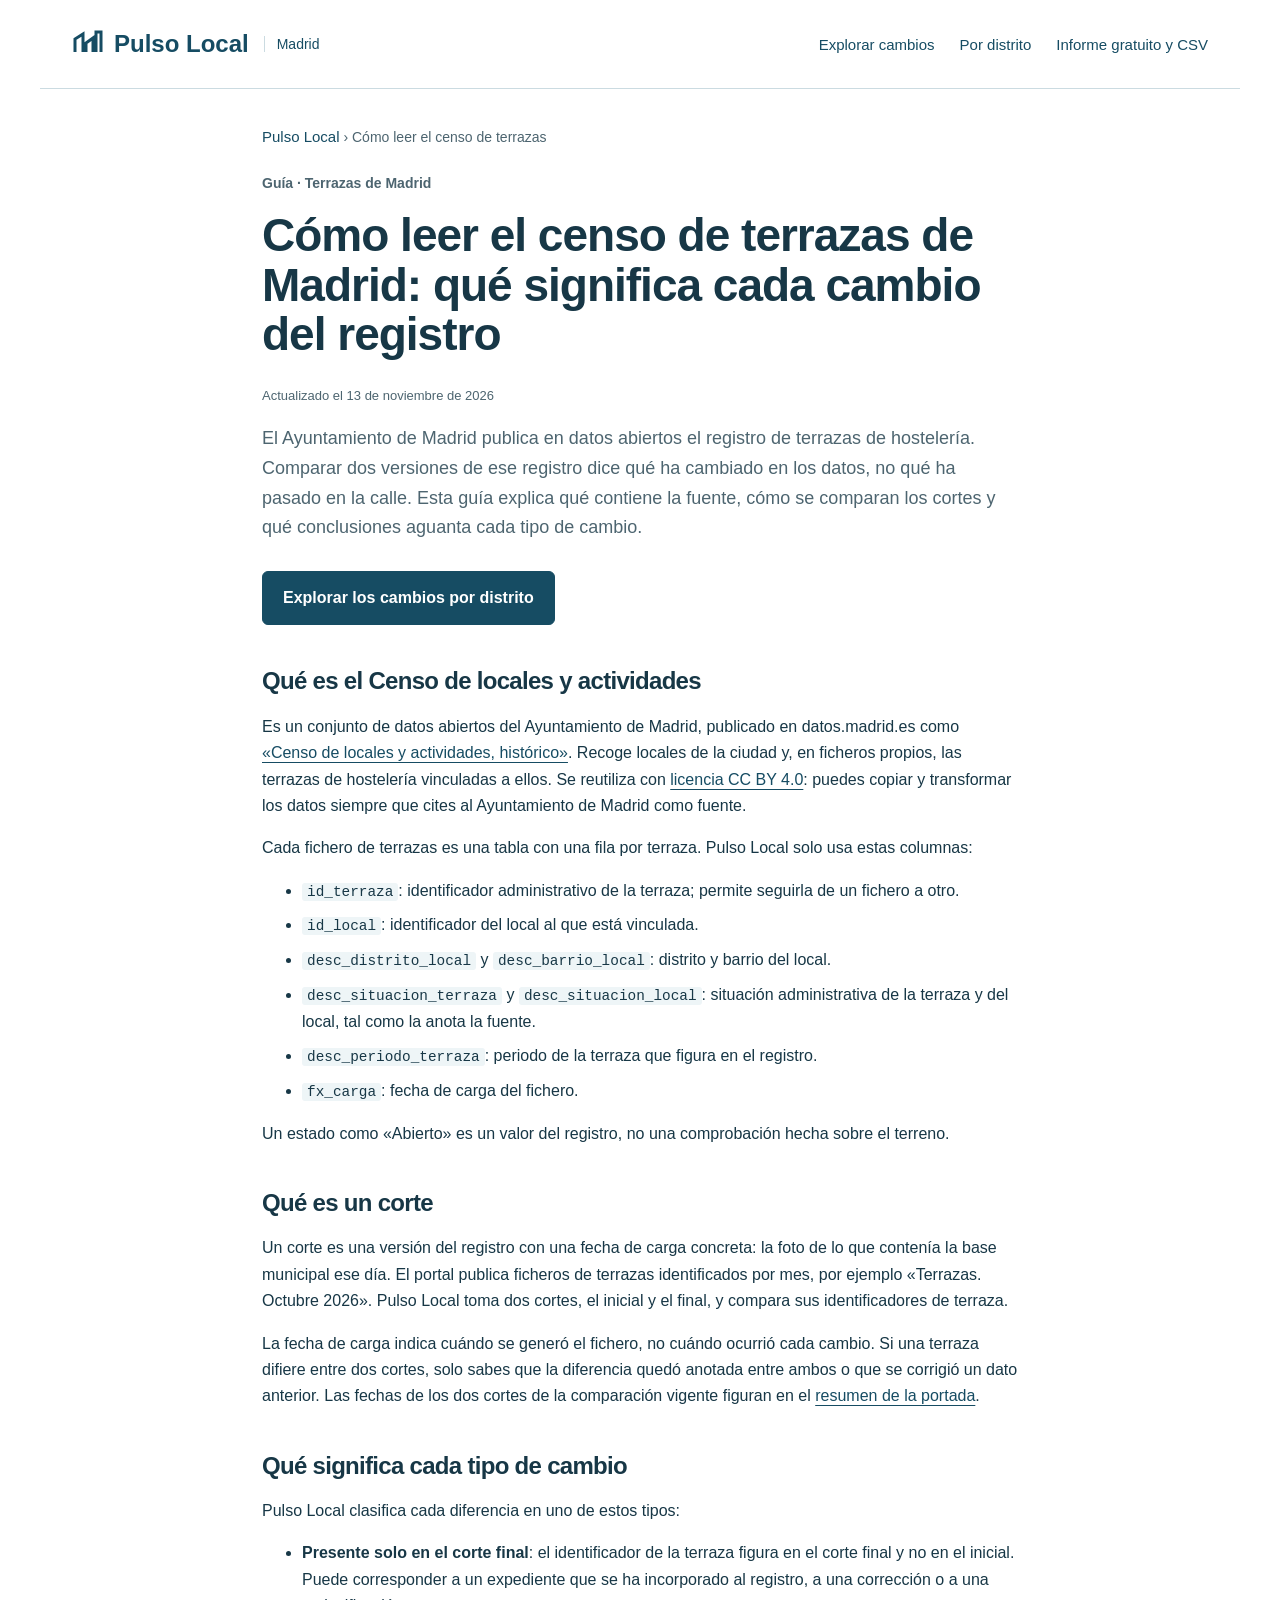
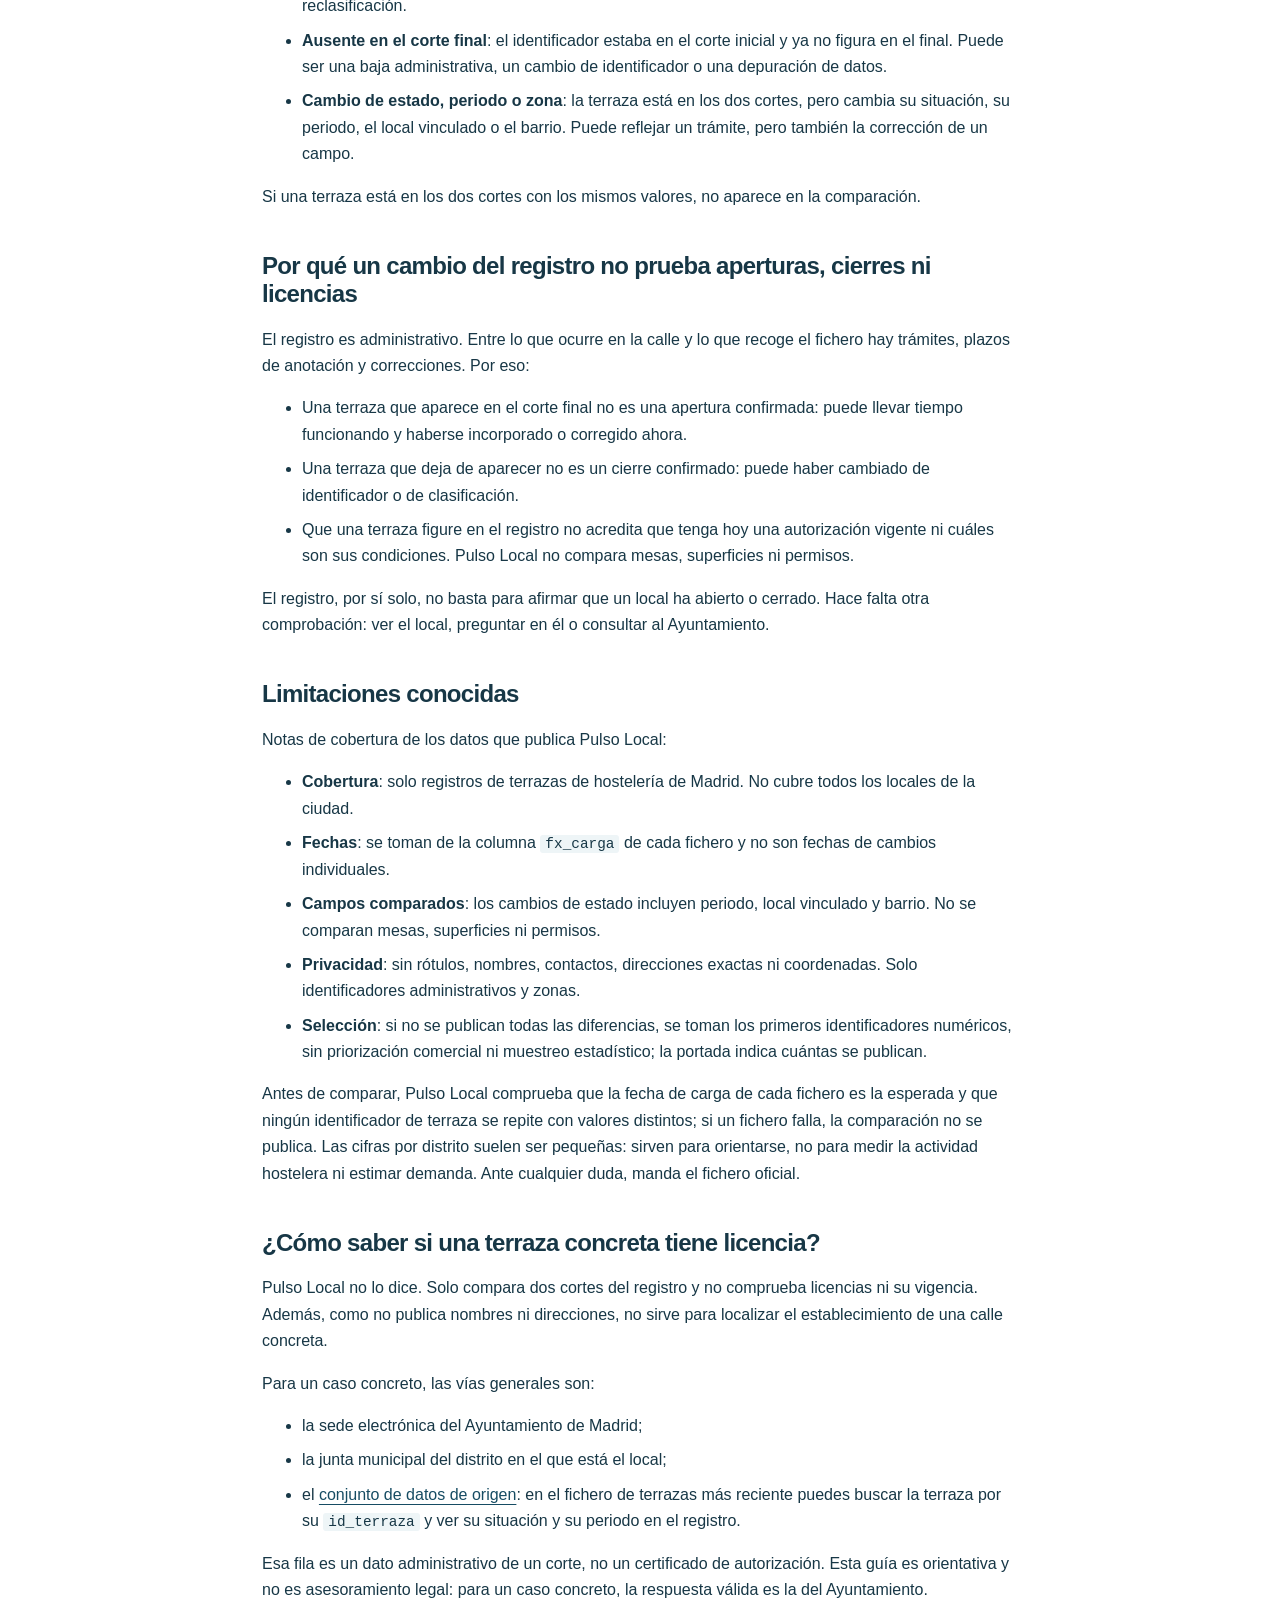
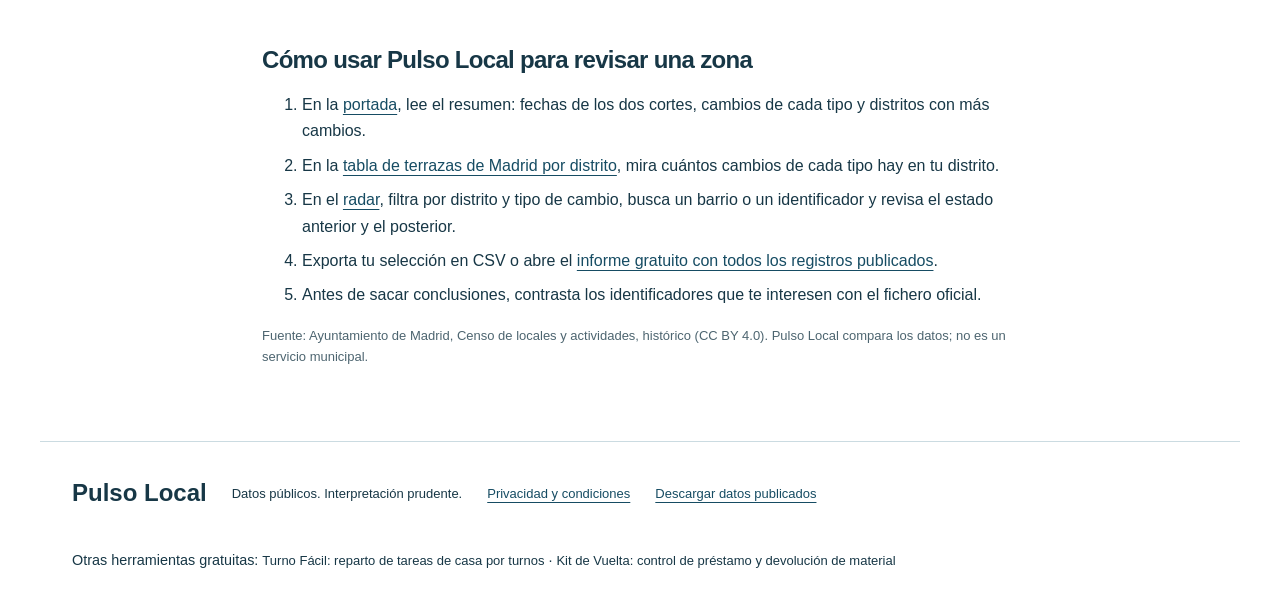
<file: site/como-leer-censo-terrazas-madrid.html>
<!doctype html>
<html lang="es"><head><meta charset="utf-8"><meta name="viewport" content="width=device-width,initial-scale=1"><title>Cómo leer el censo de terrazas de Madrid: qué significa cada cambio del registro | Pulso Local</title><meta name="description" content="Qué es el censo de terrazas de Madrid, qué significa que una terraza aparezca, deje de aparecer o cambie de estado entre dos cortes y cómo consultar si tiene licencia."><meta name="theme-color" content="#164c63"><link rel="canonical" href="https://paniset.github.io/pulso-local-madrid/como-leer-censo-terrazas-madrid"><link rel="stylesheet" href="style.css"><link rel="icon" href="favicon.svg" type="image/svg+xml">
<script type="application/ld+json">{"@context":"https://schema.org","@type":"Article","headline":"Cómo leer el censo de terrazas de Madrid: qué significa cada cambio del registro","description":"Qué es el censo de terrazas de Madrid, qué significa cada diferencia entre dos cortes del registro y por qué no prueba aperturas, cierres ni licencias vigentes.","inLanguage":"es","datePublished":"2026-11-13","dateModified":"2026-11-13","author":{"@type":"Organization","name":"Pulso Local","url":"https://paniset.github.io/pulso-local-madrid/"},"publisher":{"@type":"Organization","name":"Pulso Local","url":"https://paniset.github.io/pulso-local-madrid/"},"mainEntityOfPage":"https://paniset.github.io/pulso-local-madrid/como-leer-censo-terrazas-madrid","isBasedOn":"https://datos.madrid.es/dataset/209548-0-censo-locales-historico"}</script><script type="application/ld+json">{"@context":"https://schema.org","@type":"BreadcrumbList","itemListElement":[{"@type":"ListItem","position":1,"name":"Pulso Local","item":"https://paniset.github.io/pulso-local-madrid/"},{"@type":"ListItem","position":2,"name":"Cómo leer el censo de terrazas","item":"https://paniset.github.io/pulso-local-madrid/como-leer-censo-terrazas-madrid"}]}</script></head>
<body><a class="skip" href="#contenido">Ir al contenido</a><header class="top"><a class="brand" href="./" aria-label="Pulso Local, inicio"><svg width="32" height="32" viewBox="0 0 32 32" aria-hidden="true"><path d="M3 24V11l8-5v18M14 24V15l7-5v14M24 24V4h5v20" fill="none" stroke="currentColor" stroke-width="3"/></svg>Pulso Local<span>Madrid</span></a><nav aria-label="Principal"><a href="./#radar">Explorar cambios</a><a href="terrazas-madrid-por-distrito">Por distrito</a><a href="muestra">Informe gratuito y CSV</a></nav></header>
<main id="contenido" class="guide">
<nav aria-label="Ruta"><p class="crumbs"><a href="./">Pulso Local</a> › Cómo leer el censo de terrazas</p></nav>
<article>
<p class="edition">Guía · Terrazas de Madrid</p>
<h1>Cómo leer el censo de terrazas de Madrid: qué significa cada cambio del registro</h1>
<p class="small">Actualizado el <time datetime="2026-11-13">13 de noviembre de 2026</time></p>
<p class="lead">El Ayuntamiento de Madrid publica en datos abiertos el registro de terrazas de hostelería. Comparar dos versiones de ese registro dice qué ha cambiado en los datos, no qué ha pasado en la calle. Esta guía explica qué contiene la fuente, cómo se comparan los cortes y qué conclusiones aguanta cada tipo de cambio.</p>
<p><a class="button" href="./#radar">Explorar los cambios por distrito</a></p>

<h2>Qué es el Censo de locales y actividades</h2>
<p>Es un conjunto de datos abiertos del Ayuntamiento de Madrid, publicado en datos.madrid.es como <a href="https://datos.madrid.es/dataset/209548-0-censo-locales-historico">«Censo de locales y actividades, histórico»</a>. Recoge locales de la ciudad y, en ficheros propios, las terrazas de hostelería vinculadas a ellos. Se reutiliza con <a href="https://creativecommons.org/licenses/by/4.0/deed.es">licencia CC BY 4.0</a>: puedes copiar y transformar los datos siempre que cites al Ayuntamiento de Madrid como fuente.</p>
<p>Cada fichero de terrazas es una tabla con una fila por terraza. Pulso Local solo usa estas columnas:</p>
<ul>
<li><code>id_terraza</code>: identificador administrativo de la terraza; permite seguirla de un fichero a otro.</li>
<li><code>id_local</code>: identificador del local al que está vinculada.</li>
<li><code>desc_distrito_local</code> y <code>desc_barrio_local</code>: distrito y barrio del local.</li>
<li><code>desc_situacion_terraza</code> y <code>desc_situacion_local</code>: situación administrativa de la terraza y del local, tal como la anota la fuente.</li>
<li><code>desc_periodo_terraza</code>: periodo de la terraza que figura en el registro.</li>
<li><code>fx_carga</code>: fecha de carga del fichero.</li>
</ul>
<p>Un estado como «Abierto» es un valor del registro, no una comprobación hecha sobre el terreno.</p>

<h2>Qué es un corte</h2>
<p>Un corte es una versión del registro con una fecha de carga concreta: la foto de lo que contenía la base municipal ese día. El portal publica ficheros de terrazas identificados por mes, por ejemplo «Terrazas. Octubre 2026». Pulso Local toma dos cortes, el inicial y el final, y compara sus identificadores de terraza.</p>
<p>La fecha de carga indica cuándo se generó el fichero, no cuándo ocurrió cada cambio. Si una terraza difiere entre dos cortes, solo sabes que la diferencia quedó anotada entre ambos o que se corrigió un dato anterior. Las fechas de los dos cortes de la comparación vigente figuran en el <a href="./#resumen">resumen de la portada</a>.</p>

<h2>Qué significa cada tipo de cambio</h2>
<p>Pulso Local clasifica cada diferencia en uno de estos tipos:</p>
<ul>
<li><strong>Presente solo en el corte final</strong>: el identificador de la terraza figura en el corte final y no en el inicial. Puede corresponder a un expediente que se ha incorporado al registro, a una corrección o a una reclasificación.</li>
<li><strong>Ausente en el corte final</strong>: el identificador estaba en el corte inicial y ya no figura en el final. Puede ser una baja administrativa, un cambio de identificador o una depuración de datos.</li>
<li><strong>Cambio de estado, periodo o zona</strong>: la terraza está en los dos cortes, pero cambia su situación, su periodo, el local vinculado o el barrio. Puede reflejar un trámite, pero también la corrección de un campo.</li>
</ul>
<p>Si una terraza está en los dos cortes con los mismos valores, no aparece en la comparación.</p>

<h2>Por qué un cambio del registro no prueba aperturas, cierres ni licencias</h2>
<p>El registro es administrativo. Entre lo que ocurre en la calle y lo que recoge el fichero hay trámites, plazos de anotación y correcciones. Por eso:</p>
<ul>
<li>Una terraza que aparece en el corte final no es una apertura confirmada: puede llevar tiempo funcionando y haberse incorporado o corregido ahora.</li>
<li>Una terraza que deja de aparecer no es un cierre confirmado: puede haber cambiado de identificador o de clasificación.</li>
<li>Que una terraza figure en el registro no acredita que tenga hoy una autorización vigente ni cuáles son sus condiciones. Pulso Local no compara mesas, superficies ni permisos.</li>
</ul>
<p>El registro, por sí solo, no basta para afirmar que un local ha abierto o cerrado. Hace falta otra comprobación: ver el local, preguntar en él o consultar al Ayuntamiento.</p>

<h2>Limitaciones conocidas</h2>
<p>Notas de cobertura de los datos que publica Pulso Local:</p>
<ul>
<li><strong>Cobertura</strong>: solo registros de terrazas de hostelería de Madrid. No cubre todos los locales de la ciudad.</li>
<li><strong>Fechas</strong>: se toman de la columna <code>fx_carga</code> de cada fichero y no son fechas de cambios individuales.</li>
<li><strong>Campos comparados</strong>: los cambios de estado incluyen periodo, local vinculado y barrio. No se comparan mesas, superficies ni permisos.</li>
<li><strong>Privacidad</strong>: sin rótulos, nombres, contactos, direcciones exactas ni coordenadas. Solo identificadores administrativos y zonas.</li>
<li><strong>Selección</strong>: si no se publican todas las diferencias, se toman los primeros identificadores numéricos, sin priorización comercial ni muestreo estadístico; la portada indica cuántas se publican.</li>
</ul>
<p>Antes de comparar, Pulso Local comprueba que la fecha de carga de cada fichero es la esperada y que ningún identificador de terraza se repite con valores distintos; si un fichero falla, la comparación no se publica. Las cifras por distrito suelen ser pequeñas: sirven para orientarse, no para medir la actividad hostelera ni estimar demanda. Ante cualquier duda, manda el fichero oficial.</p>

<h2>¿Cómo saber si una terraza concreta tiene licencia?</h2>
<p>Pulso Local no lo dice. Solo compara dos cortes del registro y no comprueba licencias ni su vigencia. Además, como no publica nombres ni direcciones, no sirve para localizar el establecimiento de una calle concreta.</p>
<p>Para un caso concreto, las vías generales son:</p>
<ul>
<li>la sede electrónica del Ayuntamiento de Madrid;</li>
<li>la junta municipal del distrito en el que está el local;</li>
<li>el <a href="https://datos.madrid.es/dataset/209548-0-censo-locales-historico">conjunto de datos de origen</a>: en el fichero de terrazas más reciente puedes buscar la terraza por su <code>id_terraza</code> y ver su situación y su periodo en el registro.</li>
</ul>
<p>Esa fila es un dato administrativo de un corte, no un certificado de autorización. Esta guía es orientativa y no es asesoramiento legal: para un caso concreto, la respuesta válida es la del Ayuntamiento.</p>

<h2>Cómo usar Pulso Local para revisar una zona</h2>
<ol>
<li>En la <a href="./">portada</a>, lee el resumen: fechas de los dos cortes, cambios de cada tipo y distritos con más cambios.</li>
<li>En la <a href="terrazas-madrid-por-distrito">tabla de terrazas de Madrid por distrito</a>, mira cuántos cambios de cada tipo hay en tu distrito.</li>
<li>En el <a href="./#radar">radar</a>, filtra por distrito y tipo de cambio, busca un barrio o un identificador y revisa el estado anterior y el posterior.</li>
<li>Exporta tu selección en CSV o abre el <a href="muestra">informe gratuito con todos los registros publicados</a>.</li>
<li>Antes de sacar conclusiones, contrasta los identificadores que te interesen con el fichero oficial.</li>
</ol>
<p class="small">Fuente: Ayuntamiento de Madrid, Censo de locales y actividades, histórico (CC BY 4.0). Pulso Local compara los datos; no es un servicio municipal.</p>
</article></main>
<footer><div class="brand">Pulso Local</div><p>Datos públicos. Interpretación prudente.</p><a href="legal">Privacidad y condiciones</a><a href="data/radar.json" download>Descargar datos publicados</a><nav class="otras" aria-label="Otras herramientas gratuitas">Otras herramientas gratuitas: <a href="https://paniset.github.io/turno-facil/">Turno Fácil: reparto de tareas de casa por turnos</a> · <a href="https://paniset.github.io/kit-de-vuelta/">Kit de Vuelta: control de préstamo y devolución de material</a></nav></footer></body></html>
</file>
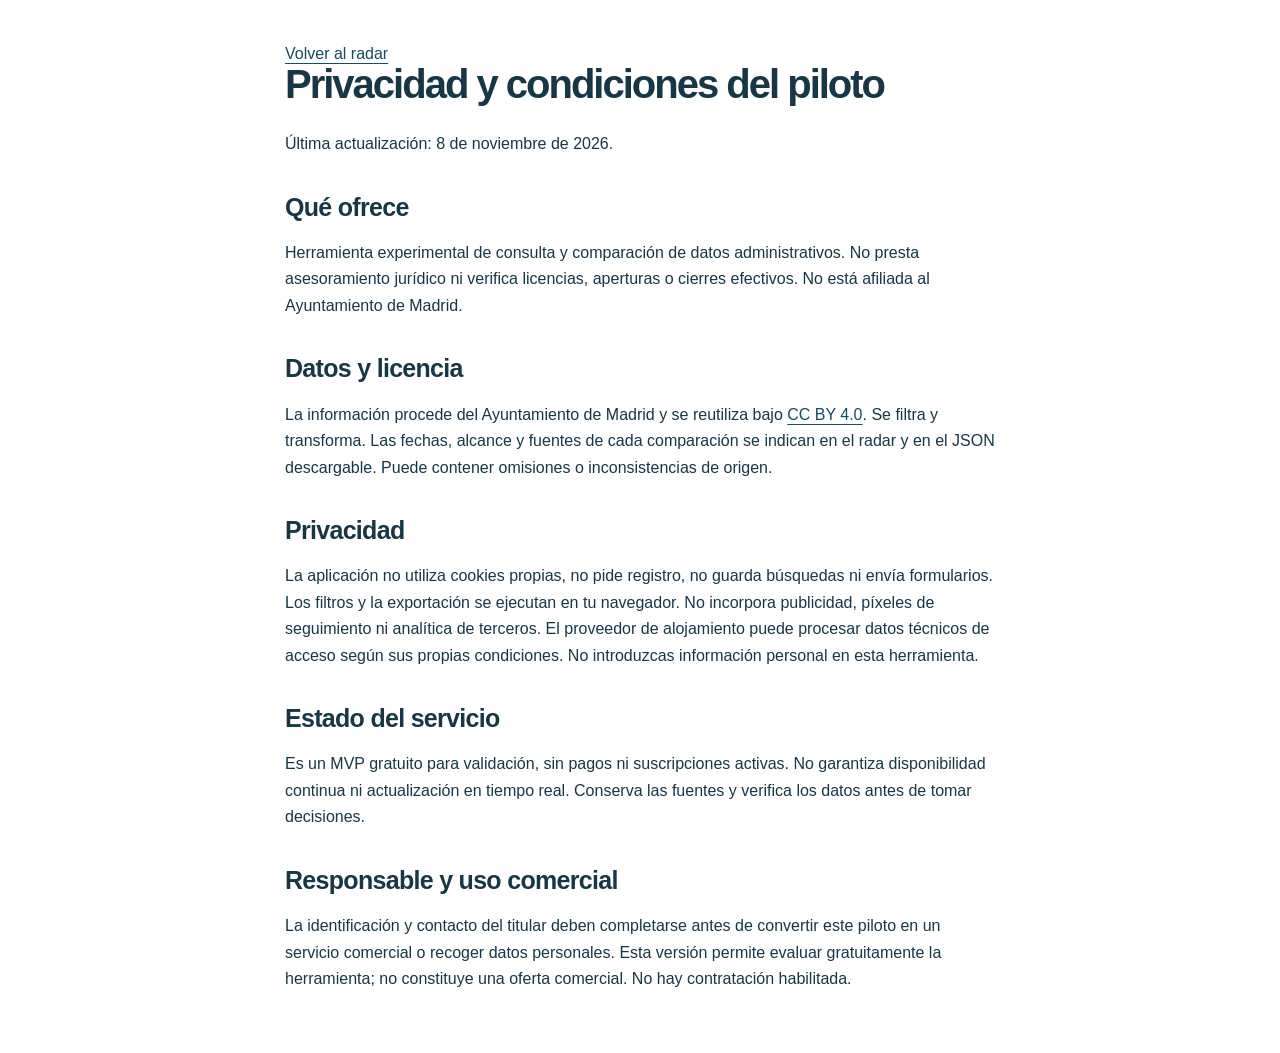
<file: site/legal.html>
<!doctype html><html lang="es"><head><meta charset="utf-8"><meta name="viewport" content="width=device-width,initial-scale=1"><title>Privacidad y condiciones — Pulso Local</title><meta name="robots" content="noindex"><link rel="stylesheet" href="style.css"></head><body><main class="legal"><a href="./">Volver al radar</a><h1>Privacidad y condiciones del piloto</h1><p>Última actualización: 8 de noviembre de 2026.</p><h2>Qué ofrece</h2><p>Herramienta experimental de consulta y comparación de datos administrativos. No presta asesoramiento jurídico ni verifica licencias, aperturas o cierres efectivos. No está afiliada al Ayuntamiento de Madrid.</p><h2>Datos y licencia</h2><p>La información procede del Ayuntamiento de Madrid y se reutiliza bajo <a href="https://creativecommons.org/licenses/by/4.0/deed.es">CC BY 4.0</a>. Se filtra y transforma. Las fechas, alcance y fuentes de cada comparación se indican en el radar y en el JSON descargable. Puede contener omisiones o inconsistencias de origen.</p><h2>Privacidad</h2><p>La aplicación no utiliza cookies propias, no pide registro, no guarda búsquedas ni envía formularios. Los filtros y la exportación se ejecutan en tu navegador. No incorpora publicidad, píxeles de seguimiento ni analítica de terceros. El proveedor de alojamiento puede procesar datos técnicos de acceso según sus propias condiciones. No introduzcas información personal en esta herramienta.</p><h2>Estado del servicio</h2><p>Es un MVP gratuito para validación, sin pagos ni suscripciones activas. No garantiza disponibilidad continua ni actualización en tiempo real. Conserva las fuentes y verifica los datos antes de tomar decisiones.</p><h2>Responsable y uso comercial</h2><p>La identificación y contacto del titular deben completarse antes de convertir este piloto en un servicio comercial o recoger datos personales. Esta versión permite evaluar gratuitamente la herramienta; no constituye una oferta comercial. No hay contratación habilitada.</p></main></body></html>
</file>
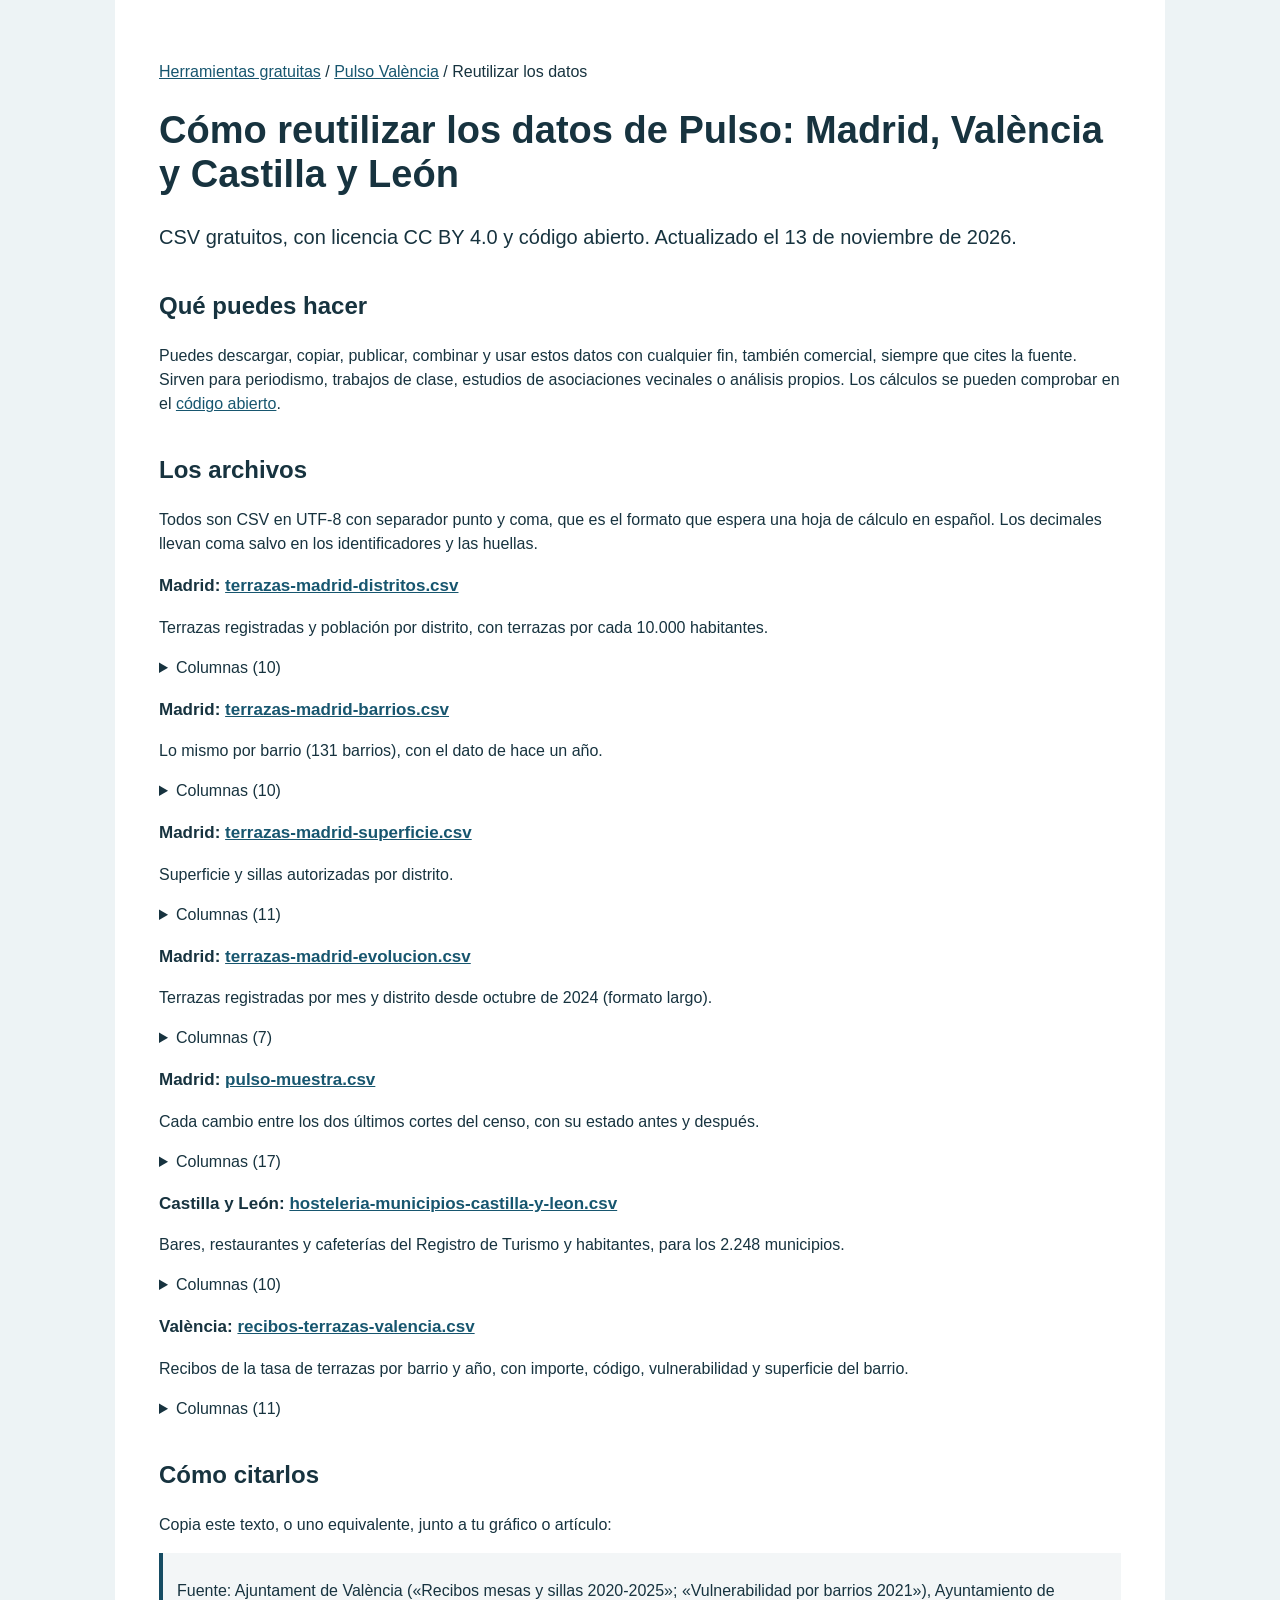
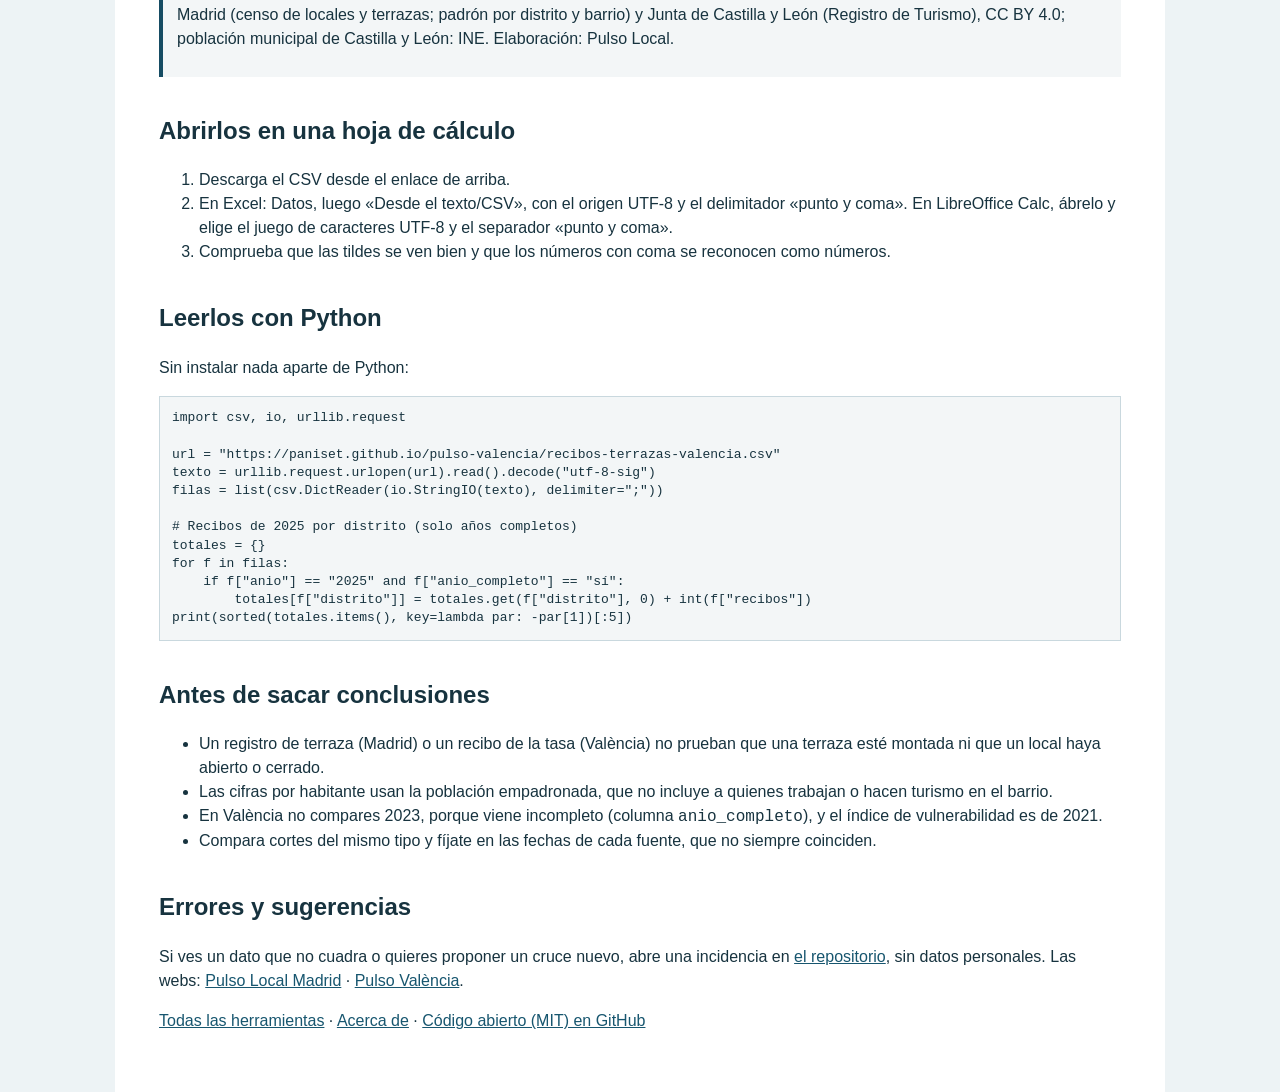
<file: sites/paniset-github-io/site/pulso-valencia/reutilizar-datos.html>
<!doctype html><html lang="es"><head><meta charset="utf-8"><meta http-equiv="Content-Security-Policy" content="default-src &#x27;none&#x27;; script-src &#x27;self&#x27;; style-src &#x27;self&#x27;; img-src &#x27;self&#x27; data:; font-src &#x27;self&#x27;; connect-src &#x27;self&#x27;; manifest-src &#x27;self&#x27;; object-src &#x27;none&#x27;; base-uri &#x27;none&#x27;; form-action &#x27;none&#x27;; frame-src &#x27;none&#x27;; worker-src &#x27;none&#x27;"><meta name="referrer" content="no-referrer"><meta name="robots" content="index,follow"><link rel="canonical" href="https://paniset.github.io/pulso-valencia/reutilizar-datos"><meta property="og:type" content="website"><meta property="og:locale" content="es_ES"><meta name="twitter:card" content="summary"><meta property="og:title" content="Cómo reutilizar los datos de Pulso: terrazas de Madrid y València y hostelería de Castilla y León (CSV) | Pulso"><meta name="twitter:title" content="Cómo reutilizar los datos de Pulso: terrazas de Madrid y València y hostelería de Castilla y León (CSV) | Pulso"><meta property="og:description" content="Guía para descargar y reutilizar los CSV de Pulso sobre terrazas de Madrid y València y hostelería de Castilla y León: columnas, licencia CC BY 4.0, cómo citar la fuente y ejemplos para hoja de cálculo y Python."><meta name="twitter:description" content="Guía para descargar y reutilizar los CSV de Pulso sobre terrazas de Madrid y València y hostelería de Castilla y León: columnas, licencia CC BY 4.0, cómo citar la fuente y ejemplos para hoja de cálculo y Python."><meta property="og:url" content="https://paniset.github.io/pulso-valencia/reutilizar-datos"><meta name="viewport" content="width=device-width,initial-scale=1">
<title>Cómo reutilizar los datos de Pulso: terrazas de Madrid y València y hostelería de Castilla y León (CSV) | Pulso</title><meta name="description" content="Guía para descargar y reutilizar los CSV de Pulso sobre terrazas de Madrid y València y hostelería de Castilla y León: columnas, licencia CC BY 4.0, cómo citar la fuente y ejemplos para hoja de cálculo y Python."><link rel="stylesheet" href="style.css"><link rel="icon" href="data:,">
<script type="application/ld+json">{"@context":"https://schema.org","@type":"TechArticle","headline":"Cómo reutilizar los datos de Pulso: terrazas de Madrid y València y hostelería de Castilla y León","dateModified":"2026-11-13","inLanguage":"es","mainEntityOfPage":"https://paniset.github.io/pulso-valencia/reutilizar-datos","author":{"@type":"Organization","name":"Pulso Local"},"license":"https://creativecommons.org/licenses/by/4.0/deed.es"}</script></head><body><main><header><nav aria-label="Ruta"><p><a href="../">Herramientas gratuitas</a> / <a href="./">Pulso València</a> / Reutilizar los datos</p></nav>
<h1>Cómo reutilizar los datos de Pulso: Madrid, València y Castilla y León</h1>
<p class="lead">CSV gratuitos, con licencia CC BY 4.0 y código abierto. Actualizado el 13 de noviembre de 2026.</p></header>
<h2>Qué puedes hacer</h2>
<p>Puedes descargar, copiar, publicar, combinar y usar estos datos con cualquier fin, también comercial, siempre que cites la fuente. Sirven para periodismo, trabajos de clase, estudios de asociaciones vecinales o análisis propios. Los cálculos se pueden comprobar en el <a href="https://github.com/paniset/pulso-datos-abiertos">código abierto</a>.</p>
<h2>Los archivos</h2>
<p>Todos son CSV en UTF-8 con separador punto y coma, que es el formato que espera una hoja de cálculo en español. Los decimales llevan coma salvo en los identificadores y las huellas.</p>
<h3>Madrid: <a href="https://paniset.github.io/pulso-local-madrid/terrazas-madrid-distritos.csv">terrazas-madrid-distritos.csv</a></h3><p>Terrazas registradas y población por distrito, con terrazas por cada 10.000 habitantes.</p><details><summary>Columnas (10)</summary><ul><li><code>distrito</code>: Distrito.</li><li><code>terrazas_registradas</code>: Registros de terraza en el censo municipal.</li><li><code>poblacion_empadronada</code>: Habitantes empadronados según el padrón municipal.</li><li><code>terrazas_por_10000_hab</code>: Terrazas registradas por cada 10.000 habitantes empadronados.</li><li><code>fecha_corte_terrazas</code>: Fecha del corte del censo de terrazas.</li><li><code>fecha_padron</code>: Fecha de referencia del padrón.</li><li><code>fuente_terrazas</code>: Conjunto de datos de las terrazas.</li><li><code>fuente_poblacion</code>: Conjunto de datos de la población.</li><li><code>licencia</code>: Licencia de los datos.</li><li><code>radar_sha256</code>: Huella SHA-256 del fichero de datos con el que se generó el CSV (para comprobar la versión).</li></ul></details><h3>Madrid: <a href="https://paniset.github.io/pulso-local-madrid/terrazas-madrid-barrios.csv">terrazas-madrid-barrios.csv</a></h3><p>Lo mismo por barrio (131 barrios), con el dato de hace un año.</p><details><summary>Columnas (10)</summary><ul><li><code>distrito</code>: Distrito.</li><li><code>barrio</code>: Barrio.</li><li><code>terrazas_registradas</code>: Registros de terraza en el censo municipal.</li><li><code>poblacion_empadronada</code>: Habitantes empadronados según el padrón municipal.</li><li><code>terrazas_por_10000_hab</code>: Terrazas registradas por cada 10.000 habitantes empadronados.</li><li><code>terrazas_hace_un_ano</code>: Terrazas registradas en el mismo mes del año anterior.</li><li><code>fecha_corte</code>: Fecha del corte del censo.</li><li><code>fecha_padron</code>: Fecha de referencia del padrón.</li><li><code>licencia</code>: Licencia de los datos.</li><li><code>radar_sha256</code>: Huella SHA-256 del fichero de datos con el que se generó el CSV (para comprobar la versión).</li></ul></details><h3>Madrid: <a href="https://paniset.github.io/pulso-local-madrid/terrazas-madrid-superficie.csv">terrazas-madrid-superficie.csv</a></h3><p>Superficie y sillas autorizadas por distrito.</p><details><summary>Columnas (11)</summary><ul><li><code>distrito</code>: Distrito.</li><li><code>terrazas</code>: Terrazas registradas.</li><li><code>terrazas_anuales</code>: Terrazas de periodo anual.</li><li><code>m2_temporada</code>: Metros cuadrados autorizados en periodo estacional (suma).</li><li><code>m2_resto_del_ano</code>: Metros cuadrados autorizados el resto del año (solo terrazas anuales).</li><li><code>sillas_temporada</code>: Sillas autorizadas en periodo estacional (suma).</li><li><code>poblacion_empadronada</code>: Habitantes empadronados según el padrón municipal.</li><li><code>m2_temporada_por_1000_hab</code>: Metros cuadrados en temporada por cada 1.000 habitantes.</li><li><code>mes</code>: Mes del corte (AAAA-MM).</li><li><code>licencia</code>: Licencia de los datos.</li><li><code>radar_sha256</code>: Huella SHA-256 del fichero de datos con el que se generó el CSV (para comprobar la versión).</li></ul></details><h3>Madrid: <a href="https://paniset.github.io/pulso-local-madrid/terrazas-madrid-evolucion.csv">terrazas-madrid-evolucion.csv</a></h3><p>Terrazas registradas por mes y distrito desde octubre de 2024 (formato largo).</p><details><summary>Columnas (7)</summary><ul><li><code>mes</code>: Mes del corte (AAAA-MM).</li><li><code>distrito</code>: Distrito.</li><li><code>terrazas_registradas</code>: Registros de terraza en el censo municipal.</li><li><code>recurso</code>: Identificador del fichero mensual en el portal.</li><li><code>fuente</code>: Conjunto de datos de origen.</li><li><code>licencia</code>: Licencia de los datos.</li><li><code>radar_sha256</code>: Huella SHA-256 del fichero de datos con el que se generó el CSV (para comprobar la versión).</li></ul></details><h3>Madrid: <a href="https://paniset.github.io/pulso-local-madrid/pulso-muestra.csv">pulso-muestra.csv</a></h3><p>Cada cambio entre los dos últimos cortes del censo, con su estado antes y después.</p><details><summary>Columnas (17)</summary><ul><li><code>id</code>: Identificador municipal de la terraza (id_terraza).</li><li><code>local_id</code>: Identificador municipal del local vinculado.</li><li><code>district</code>: Distrito.</li><li><code>neighborhood</code>: Barrio.</li><li><code>activity</code>: Actividad registrada (texto fijo: hostelería con terraza).</li><li><code>type</code>: Tipo de cambio entre los dos cortes: entrada, salida, cambio_estado o cambio_actividad.</li><li><code>before</code>: Estado en el corte inicial (vacío si la terraza no estaba).</li><li><code>after</code>: Estado en el corte final (vacío si ya no está).</li><li><code>changed_fields</code>: Campos que cambian, separados por comas.</li><li><code>from_date</code>: Fecha del corte inicial.</li><li><code>to_date</code>: Fecha del corte final.</li><li><code>source_url</code>: Conjunto de datos de origen.</li><li><code>license</code>: Licencia de los datos.</li><li><code>attribution</code>: Texto de atribución.</li><li><code>radar_sha256</code>: Huella SHA-256 del fichero de datos con el que se generó el CSV (para comprobar la versión).</li><li><code>interpretation</code>: Recordatorio: diferencia administrativa, no apertura ni cierre confirmados.</li><li><code>mode</code>: real o synthetic (demostración).</li></ul></details><h3>Castilla y León: <a href="https://paniset.github.io/pulso-castilla-y-leon/hosteleria-municipios-castilla-y-leon.csv">hosteleria-municipios-castilla-y-leon.csv</a></h3><p>Bares, restaurantes y cafeterías del Registro de Turismo y habitantes, para los 2.248 municipios.</p><details><summary>Columnas (10)</summary><ul><li><code>codigo_ine</code>: Código del municipio en el INE (5 cifras).</li><li><code>municipio</code>: Municipio (nombre del INE).</li><li><code>provincia</code>: Provincia.</li><li><code>habitantes</code>: Población oficial del INE a 1 de enero del año indicado en anio_padron.</li><li><code>bares</code>: Inscripciones de tipo «Bares» en el Registro de Turismo.</li><li><code>restaurantes</code>: Inscripciones de tipo «Restaurantes».</li><li><code>cafeterias</code>: Inscripciones de tipo «Cafeterías».</li><li><code>fecha_registro</code>: Fecha de descarga del Registro de Turismo.</li><li><code>anio_padron</code>: Año de las cifras de población del INE.</li><li><code>licencia</code>: Licencia de los datos.</li></ul></details><h3>València: <a href="https://paniset.github.io/pulso-valencia/recibos-terrazas-valencia.csv">recibos-terrazas-valencia.csv</a></h3><p>Recibos de la tasa de terrazas por barrio y año, con importe, código, vulnerabilidad y superficie del barrio.</p><details><summary>Columnas (11)</summary><ul><li><code>anio</code>: Año de los recibos.</li><li><code>distrito</code>: Distrito.</li><li><code>barrio</code>: Barrio.</li><li><code>codigo_barrio</code>: Código del barrio (distrito y barrio, como en el portal de València).</li><li><code>recibos</code>: Recibos emitidos de la tasa de mesas y sillas.</li><li><code>importe_eur</code>: Importe facturado en euros (vacío si el barrio tiene menos de 5 recibos).</li><li><code>anio_completo</code>: «sí» si ese año trae todos los distritos; «no» si está incompleto y no debe compararse.</li><li><code>vulnerabilidad_global_2021</code>: Nivel de vulnerabilidad global del barrio en 2021 (Alta, Media o Baja; vacío en pedanías).</li><li><code>area_barrio_km2</code>: Superficie del barrio en km² (capa de vulnerabilidad; vacío en pedanías).</li><li><code>fuente</code>: Conjunto de datos de origen.</li><li><code>licencia</code>: Licencia de los datos.</li></ul></details>
<h2>Cómo citarlos</h2>
<p>Copia este texto, o uno equivalente, junto a tu gráfico o artículo:</p>
<blockquote><p>Fuente: Ajuntament de València («Recibos mesas y sillas 2020-2025»; «Vulnerabilidad por barrios 2021»), Ayuntamiento de Madrid (censo de locales y terrazas; padrón por distrito y barrio) y Junta de Castilla y León (Registro de Turismo), CC BY 4.0; población municipal de Castilla y León: INE. Elaboración: Pulso Local.</p></blockquote>
<h2>Abrirlos en una hoja de cálculo</h2>
<ol><li>Descarga el CSV desde el enlace de arriba.</li><li>En Excel: Datos, luego «Desde el texto/CSV», con el origen UTF-8 y el delimitador «punto y coma». En LibreOffice Calc, ábrelo y elige el juego de caracteres UTF-8 y el separador «punto y coma».</li><li>Comprueba que las tildes se ven bien y que los números con coma se reconocen como números.</li></ol>
<h2>Leerlos con Python</h2>
<p>Sin instalar nada aparte de Python:</p>
<pre><code>import csv, io, urllib.request

url = &quot;https://paniset.github.io/pulso-valencia/recibos-terrazas-valencia.csv&quot;
texto = urllib.request.urlopen(url).read().decode(&quot;utf-8-sig&quot;)
filas = list(csv.DictReader(io.StringIO(texto), delimiter=&quot;;&quot;))

# Recibos de 2025 por distrito (solo años completos)
totales = {}
for f in filas:
    if f[&quot;anio&quot;] == &quot;2025&quot; and f[&quot;anio_completo&quot;] == &quot;sí&quot;:
        totales[f[&quot;distrito&quot;]] = totales.get(f[&quot;distrito&quot;], 0) + int(f[&quot;recibos&quot;])
print(sorted(totales.items(), key=lambda par: -par[1])[:5])</code></pre>
<h2>Antes de sacar conclusiones</h2>
<ul><li>Un registro de terraza (Madrid) o un recibo de la tasa (València) no prueban que una terraza esté montada ni que un local haya abierto o cerrado.</li>
<li>Las cifras por habitante usan la población empadronada, que no incluye a quienes trabajan o hacen turismo en el barrio.</li>
<li>En València no compares 2023, porque viene incompleto (columna <code>anio_completo</code>), y el índice de vulnerabilidad es de 2021.</li>
<li>Compara cortes del mismo tipo y fíjate en las fechas de cada fuente, que no siempre coinciden.</li></ul>
<h2>Errores y sugerencias</h2>
<p>Si ves un dato que no cuadra o quieres proponer un cruce nuevo, abre una incidencia en <a href="https://github.com/paniset/pulso-datos-abiertos/issues">el repositorio</a>, sin datos personales. Las webs: <a href="https://paniset.github.io/pulso-local-madrid/">Pulso Local Madrid</a> · <a href="https://paniset.github.io/pulso-valencia/">Pulso València</a>.</p>
<footer><p><a href="../">Todas las herramientas</a> · <a href="../acerca">Acerca de</a> · <a href="https://github.com/paniset/pulso-datos-abiertos">Código abierto (MIT) en GitHub</a></p></footer></main></body></html>
</file>
<file: sites/paniset-github-io/site/pulso-castilla-y-leon/style.css>
*{box-sizing:border-box}body{font-family:Arial,sans-serif;color:#17333f;margin:0;background:#edf3f5;line-height:1.5}main{max-width:1050px;margin:auto;background:white;padding:44px}h1{font-size:38px;line-height:1.15}h2{margin-top:36px}h3{font-size:17px}h3 span{font-weight:normal}a{color:#17566f;overflow-wrap:anywhere}.lead{font-size:20px}.notice{border-left:5px solid #b47b20;padding:14px;background:#fff5df}table{border-collapse:collapse;width:100%;font-size:14px}th,td{padding:10px;border-bottom:1px solid #b9cbd2;text-align:left}thead{background:#e5eff2}.record{border-top:2px solid #8daab5;padding:12px 0;break-inside:avoid}dl{display:grid;grid-template-columns:110px 1fr;gap:8px}dt{font-weight:bold}dd{margin:0}.small{font-size:13px}.hash{font-size:12px;overflow-wrap:anywhere}.table-wrap{overflow-x:auto}@media(max-width:600px){main{padding:20px}h1{font-size:30px}dl{display:block}dd{margin-bottom:12px}}.bars{display:block;width:100%;max-width:620px;height:auto;margin:16px 0}.bars text{font-family:Arial,sans-serif;font-size:11px;fill:#17333f}.bars .bar-label{text-anchor:end}.bars .bar-value,.bars .avg-label{paint-order:stroke;stroke:#fff;stroke-width:3px;stroke-linejoin:round}.bars .bar{fill:#164c63}.bars .avg-line{stroke:#6b7f88;stroke-width:1;stroke-dasharray:3 3}.bars .avg-label{font-size:10px;fill:#4d6670;text-anchor:middle}.line-chart{display:block;width:100%;max-width:620px;height:auto;margin:16px 0}.line-chart text{font-family:Arial,sans-serif;font-size:10px;fill:#4d6670}.line-chart .axis{text-anchor:end}.line-chart .axis-x{text-anchor:middle}.line-chart .start{text-anchor:start}.line-chart .end{text-anchor:end}.line-chart .grid{stroke:#d6e2e7;stroke-width:1}.line-chart .series{fill:none;stroke:#164c63;stroke-width:2;stroke-linejoin:round}.line-chart .point{fill:#164c63;stroke:#fff;stroke-width:2}@page{size:A4;margin:17mm}@media print{body,main{background:white;margin:0;padding:0}body{font-size:10pt}h1{font-size:26pt}h2,h3{break-after:avoid}thead{display:table-header-group}tr{break-inside:avoid}.table-wrap{overflow:visible}.screen{display:none}a{color:inherit}}
</file>
<file: sites/paniset-github-io/site/pulso-valencia/style.css>
*{box-sizing:border-box}body{font-family:Arial,sans-serif;color:#17333f;margin:0;background:#edf3f5;line-height:1.5}main{max-width:1050px;margin:auto;background:white;padding:44px}h1{font-size:38px;line-height:1.15}h2{margin-top:36px}h3{font-size:17px}h3 span{font-weight:normal}a{color:#17566f;overflow-wrap:anywhere}.lead{font-size:20px}.notice{border-left:5px solid #b47b20;padding:14px;background:#fff5df}table{border-collapse:collapse;width:100%;font-size:14px}th,td{padding:10px;border-bottom:1px solid #b9cbd2;text-align:left}thead{background:#e5eff2}.record{border-top:2px solid #8daab5;padding:12px 0;break-inside:avoid}dl{display:grid;grid-template-columns:110px 1fr;gap:8px}dt{font-weight:bold}dd{margin:0}.small{font-size:13px}.hash{font-size:12px;overflow-wrap:anywhere}.table-wrap{overflow-x:auto}@media(max-width:600px){main{padding:20px}h1{font-size:30px}dl{display:block}dd{margin-bottom:12px}}.bars{display:block;width:100%;max-width:620px;height:auto;margin:16px 0}.bars text{font-family:Arial,sans-serif;font-size:11px;fill:#17333f}.bars .bar-label{text-anchor:end}.bars .bar-value,.bars .avg-label{paint-order:stroke;stroke:#fff;stroke-width:3px;stroke-linejoin:round}.bars .bar{fill:#164c63}.bars .avg-line{stroke:#6b7f88;stroke-width:1;stroke-dasharray:3 3}.bars .avg-label{font-size:10px;fill:#4d6670;text-anchor:middle}.line-chart{display:block;width:100%;max-width:620px;height:auto;margin:16px 0}.line-chart text{font-family:Arial,sans-serif;font-size:10px;fill:#4d6670}.line-chart .axis{text-anchor:end}.line-chart .axis-x{text-anchor:middle}.line-chart .start{text-anchor:start}.line-chart .end{text-anchor:end}.line-chart .grid{stroke:#d6e2e7;stroke-width:1}.line-chart .series{fill:none;stroke:#164c63;stroke-width:2;stroke-linejoin:round}.line-chart .point{fill:#164c63;stroke:#fff;stroke-width:2}@page{size:A4;margin:17mm}@media print{body,main{background:white;margin:0;padding:0}body{font-size:10pt}h1{font-size:26pt}h2,h3{break-after:avoid}thead{display:table-header-group}tr{break-inside:avoid}.table-wrap{overflow:visible}.screen{display:none}a{color:inherit}}
blockquote{margin:12px 0;padding:10px 14px;border-left:4px solid #164c63;background:#f3f6f7}pre{overflow-x:auto;background:#f3f6f7;border:1px solid #c9d8de;padding:12px;font-size:13px;line-height:1.4}code{font-family:Consolas,monospace}
</file>
<file: site/style.css>
:root{font-family:"Segoe UI",Calibri,Arial,sans-serif;color:#173746;background:#fff;font-synthesis:none;--blue:#164c63;--soft:#eef5f7;--line:#cbdbe1;--muted:#4d6570}*{box-sizing:border-box}html{scroll-behavior:smooth;scroll-padding-top:20px}body{margin:0}a{color:var(--blue);text-underline-offset:4px}button,input,select{font:inherit}button,a,input,select,summary{touch-action:manipulation}button{cursor:pointer}button:disabled{opacity:.5;cursor:not-allowed}:focus-visible{outline:3px solid #a46c10;outline-offset:4px}.skip{position:absolute;top:-80px;background:white;padding:14px;z-index:5}.skip:focus{top:0}.top,main,footer{max-width:1200px;margin:auto}.top{display:flex;justify-content:space-between;align-items:center;padding:28px 32px;border-bottom:1px solid var(--line)}.brand{font-size:24px;font-weight:750;display:flex;align-items:center;gap:10px;text-decoration:none}.brand span{font-size:14px;font-weight:400;border-left:1px solid var(--line);padding-left:12px;margin-left:5px}nav{display:flex;gap:25px}nav a{text-decoration:none;font-size:15px}.intro{display:grid;grid-template-columns:1.45fr 1fr;gap:76px;padding:64px 32px 58px;align-items:center}.edition{font-size:14px;font-weight:600;color:var(--muted);margin:0 0 16px}h1{font-size:clamp(36px,4.5vw,58px);line-height:1.08;letter-spacing:-2px;margin:0 0 25px;font-weight:700}h2{font-size:29px;line-height:1.18;letter-spacing:-.7px;margin:0 0 18px}p{line-height:1.65}.lead{font-size:18px;max-width:510px;color:var(--muted)}.button,.secondary{display:inline-block;background:var(--blue);color:#fff;border:1px solid var(--blue);padding:13px 20px;border-radius:6px;text-decoration:none;font-weight:600}.button{margin-top:10px}.secondary{background:white;color:var(--blue)}.small{font-size:13px;color:var(--muted)}.context{background:var(--soft);border-radius:14px;padding:22px 28px 28px}.context svg{width:100%;height:150px;margin-bottom:15px}.context h2{font-size:23px;letter-spacing:-.4px}.context p{font-size:14px;color:var(--muted)}.context a{font-size:14px}.radar{padding:38px 32px 55px;border-top:1px solid var(--line);background:#f8fbfc;border-radius:14px}.section-head{display:flex;align-items:center;justify-content:space-between;gap:20px}.section-head h2{margin:0}.period{font-size:14px;color:var(--muted)}.notice{background:#e5f0f4;border-left:4px solid #30728a;padding:12px 16px;font-size:14px}.notice.warning{background:#fff4d9;border-color:#a46c10}.notice.error{background:#fce9e5;border-color:#ae3924}.filters{display:grid;grid-template-columns:1fr 1fr 1.4fr auto;gap:16px;align-items:end;margin:25px 0}.filters label,.results-head label{font-size:13px;font-weight:600;display:grid;gap:8px}select,input{width:100%;min-width:0;padding:11px;border:1px solid #94afb9;border-radius:5px;background:white;color:#173746}button.text-button{background:none;border:0;padding:12px 0;color:var(--blue);text-decoration:underline}.results-head{display:flex;align-items:center;justify-content:space-between;font-size:14px}.results-head label{display:flex;align-items:center}.results-head select{width:auto;padding:7px}.record{display:grid;grid-template-columns:1fr 1.4fr auto;gap:20px;padding:23px 0;border-top:1px solid var(--line);align-items:start}.record h3{margin:0 0 7px;font-size:18px}.record p{margin:4px 0;font-size:14px;color:var(--muted)}.record small{color:var(--muted);font-size:12px}.tag{display:inline-block;font-size:12px;padding:5px 9px;background:#e1edf1;border-radius:4px;color:var(--blue);font-weight:600}.delta{display:flex;gap:10px;align-items:center;font-size:14px;flex-wrap:wrap}.delta span{background:white;border:1px solid var(--line);padding:7px;border-radius:4px}.empty{padding:35px 0}.method{padding:65px 32px;display:grid;grid-template-columns:1fr 1.2fr;gap:75px}.method p{font-size:15px;color:var(--muted)}details{border-bottom:1px solid var(--line);padding:17px 0}summary{font-size:16px;font-weight:600;cursor:pointer}footer{border-top:1px solid var(--line);padding:28px 32px;display:flex;gap:25px;align-items:center;flex-wrap:wrap}footer p,footer a{font-size:13px}.legal{max-width:760px;padding:45px 25px}.legal h1{font-size:40px}.legal h2{margin-top:35px;font-size:25px}@media(max-width:850px){.intro{gap:30px}.filters{grid-template-columns:1fr 1fr}.method{gap:35px}.record{grid-template-columns:1fr 1fr}.record>.tag{grid-column:1/-1;justify-self:start}}@media(max-width:600px){.top{padding:20px;align-items:flex-start}.brand{font-size:20px}.brand span{display:none}nav{gap:12px;flex-direction:column}nav a{font-size:13px}.intro{display:block;padding:40px 20px}.context{margin-top:30px}.context svg{height:110px}h1{letter-spacing:-1px}.radar{border-radius:0;padding:30px 20px}.section-head{align-items:flex-start;flex-direction:column;gap:8px}.filters{grid-template-columns:1fr}.results-head{align-items:flex-start;gap:12px;flex-direction:column;margin-bottom:20px}.record{grid-template-columns:1fr;gap:12px}.method{grid-template-columns:1fr;padding:40px 20px;gap:15px}footer{padding:25px 20px;gap:15px}}@media(prefers-reduced-motion:reduce){html{scroll-behavior:auto}}

[hidden]{display:none!important}
.otras{display:block;flex-basis:100%;margin-top:.6rem;font-size:.9em}
.otras a{color:inherit}
.summary{padding:34px 32px 30px;border-top:1px solid var(--line)}.summary h2{font-size:25px;max-width:820px}.summary p{max-width:820px}@media(max-width:600px){.summary{padding:28px 20px}}
.guide{max-width:820px;padding:36px 32px 60px}.guide h1{font-size:clamp(32px,4vw,46px);letter-spacing:-1px}.guide h2{font-size:24px;margin-top:42px}.guide li{line-height:1.65;margin-bottom:8px}.guide .lead{max-width:none}.guide code{font-family:Consolas,"Courier New",monospace;font-size:.9em;background:var(--soft);padding:1px 5px;border-radius:3px;overflow-wrap:anywhere}.crumbs{font-size:14px;color:var(--muted);margin:0 0 22px}@media(max-width:600px){.guide{padding:28px 20px 45px}.guide h2{font-size:22px}}
</file>
